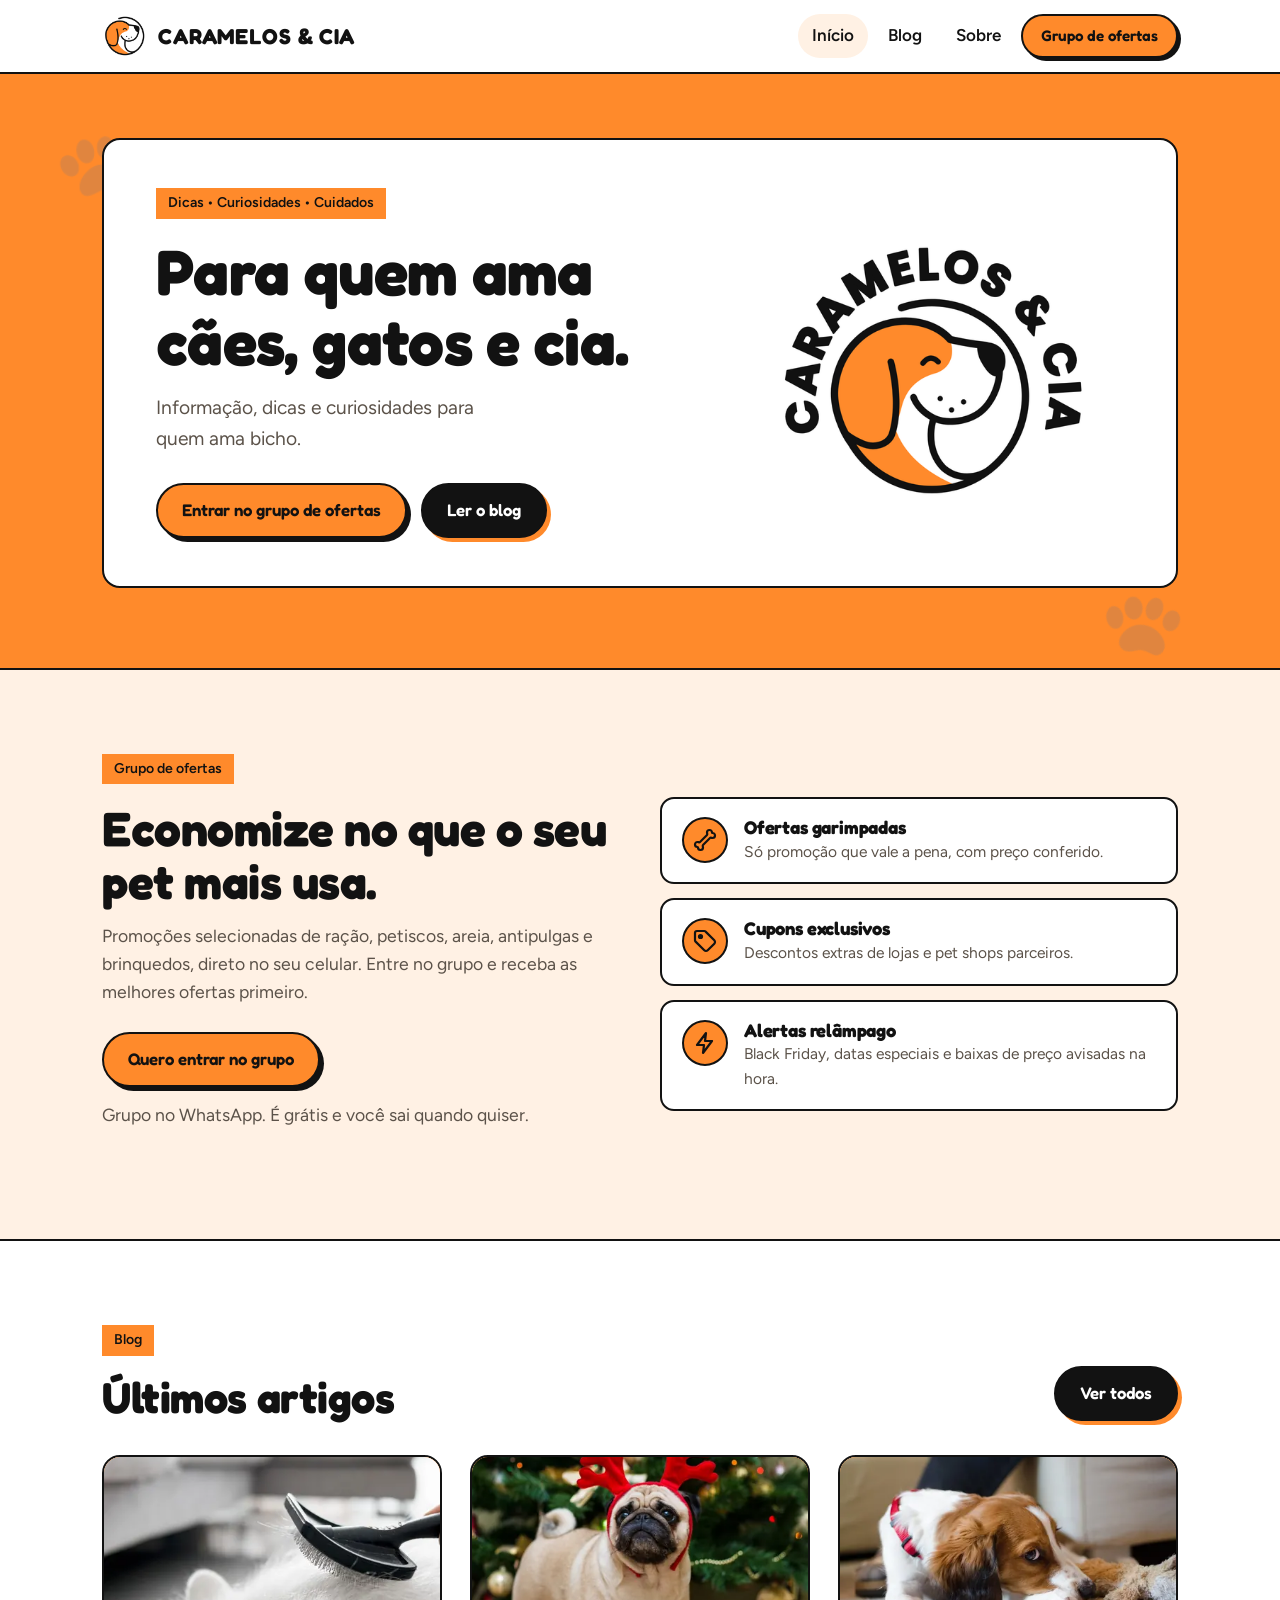
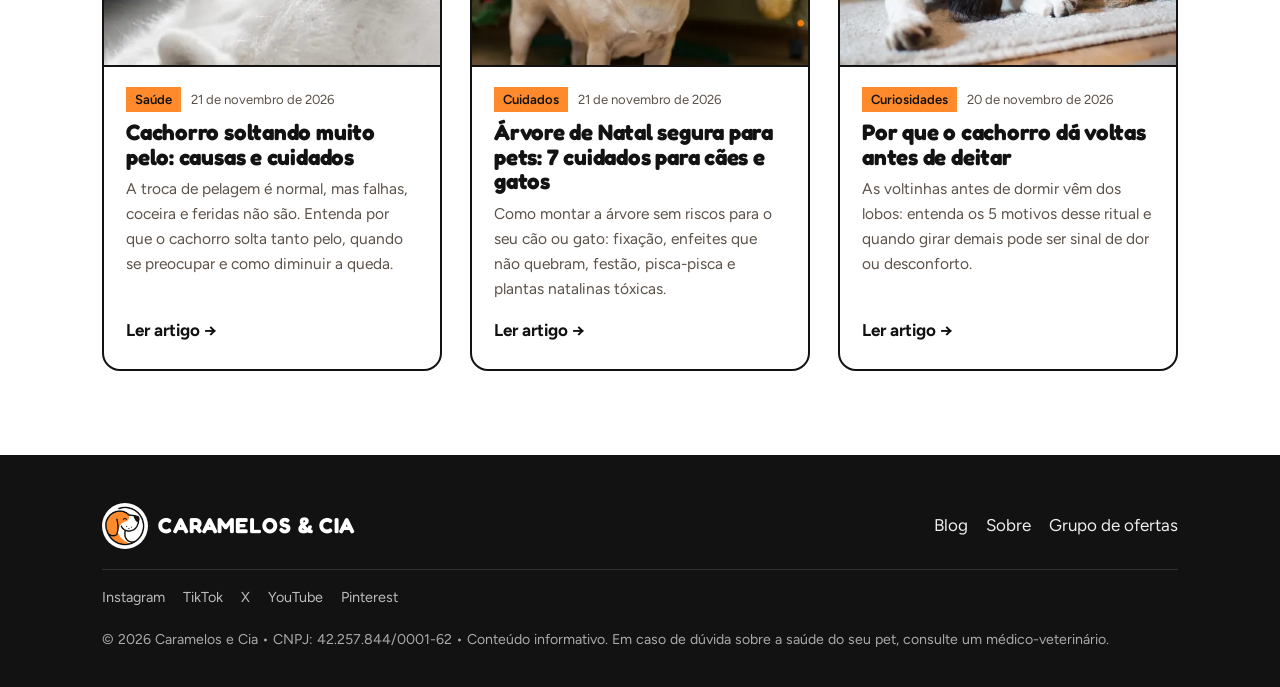
<file: index.html>
<!DOCTYPE html>
<html lang="pt-BR">
<head>
<meta charset="utf-8">
<meta name="viewport" content="width=device-width, initial-scale=1">
<meta name="p:domain_verify" content="e2b6eca343b0e595d32aaa3747913422"/>
<title>Caramelos e Cia | Dicas, cuidados e ofertas para pets</title>
<meta name="description" content="Informação, dicas e curiosidades para quem ama bicho.">
<link rel="canonical" href="https://caramelosecia.com/">
<meta property="og:site_name" content="Caramelos e Cia">
<meta property="og:type" content="website">
<meta property="og:title" content="Caramelos e Cia | Dicas, cuidados e ofertas para pets">
<meta property="og:description" content="Informação, dicas e curiosidades para quem ama bicho.">
<meta property="og:url" content="https://caramelosecia.com/">
<meta property="og:image" content="https://caramelosecia.com/img/logo.png">
<meta property="og:locale" content="pt_BR">
<meta name="twitter:card" content="summary_large_image">
<link rel="icon" href="/img/icone.png">
<link rel="preconnect" href="https://fonts.googleapis.com">
<link rel="preconnect" href="https://fonts.gstatic.com" crossorigin>
<link rel="preload" as="style" href="https://fonts.googleapis.com/css2?family=Fredoka:wght@500;600;700&family=Figtree:wght@400;500;600;700&display=swap" onload="this.onload=null;this.rel='stylesheet'">
<noscript><link rel="stylesheet" href="https://fonts.googleapis.com/css2?family=Fredoka:wght@500;600;700&family=Figtree:wght@400;500;600;700&display=swap"></noscript>
<style>:root{--laranja:#FF8A2B;--laranja-esc:#E8701A;--laranja-claro:#FFF1E4;--preto:#121212;--cinza:#5b5249;--branco:#fff;--borda:2.5px solid var(--preto);--raio:18px}*{box-sizing:border-box;margin:0;padding:0}html{scroll-behavior:smooth}body{font-family:"Figtree",system-ui,sans-serif;color:var(--preto);background:var(--branco);line-height:1.6;font-size:17px}img{max-width:100%;display:block;height:auto}a{color:inherit}h1,h2,h3,.fred{font-family:"Fredoka",sans-serif;font-weight:700;line-height:1.1;letter-spacing:-.01em}.wrap{max-width:1120px;margin:0 auto;padding:0 22px}/* header */header{position:sticky;top:0;z-index:20;background:rgba(255,255,255,.94);backdrop-filter:blur(8px);border-bottom:var(--borda)}.nav{display:flex;align-items:center;justify-content:space-between;height:72px;gap:16px}.marca{display:flex;align-items:center;gap:10px;text-decoration:none}.marca img{width:46px;height:46px}.marca span{font-family:"Fredoka";font-weight:700;font-size:1.35rem;text-transform:uppercase;letter-spacing:.04em}.menu{display:flex;align-items:center;gap:6px}.menu a{text-decoration:none;font-weight:600;padding:8px 14px;border-radius:999px}.menu a.ativo{background:var(--laranja-claro)}.menu a:hover{background:var(--laranja-claro)}.btn{display:inline-flex;align-items:center;gap:10px;font-family:"Fredoka";font-weight:600;font-size:1.05rem;text-decoration:none;background:var(--laranja);color:var(--preto);border:var(--borda);border-radius:999px;padding:12px 24px;box-shadow:4px 4px 0 var(--preto);transition:transform .12s,box-shadow .12s;cursor:pointer}.btn:hover{transform:translate(-2px,-2px);box-shadow:6px 6px 0 var(--preto)}.btn:active{transform:translate(2px,2px);box-shadow:2px 2px 0 var(--preto)}.btn.preto{background:var(--preto);color:var(--branco);box-shadow:4px 4px 0 var(--laranja)}.btn.desab{background:#eee;color:#777;box-shadow:none;cursor:default;transform:none}.menu .btn{padding:8px 18px;font-size:.95rem;box-shadow:3px 3px 0 var(--preto);white-space:nowrap}.menu .txt-curto{display:none}/* hero */.hero{background:var(--laranja);padding:64px 0 80px;position:relative;overflow:hidden}.hero .pata{position:absolute;opacity:.13;font-size:120px}.hero-card{background:var(--branco);border:var(--borda);border-radius:var(--raio);display:grid;grid-template-columns:1.25fr .9fr;gap:24px;align-items:center;padding:48px 52px;position:relative}.hero h1{font-size:clamp(2.4rem,5.2vw,4rem);margin-bottom:16px}.hero p.lead{font-size:1.2rem;color:var(--cinza);max-width:30ch;margin-bottom:28px}.tag{display:inline-block;background:var(--laranja);font-weight:600;font-size:.88rem;padding:4px 12px;margin-bottom:18px}.hero-logo{width:100%;max-width:340px;justify-self:center;animation:balanca 5s ease-in-out infinite}@keyframes balanca{50%{transform:rotate(-4deg) translateY(-6px)}}.acoes{display:flex;gap:14px;flex-wrap:wrap}/* ofertas */section.bloco{padding:84px 0}.titulo-sec{display:flex;align-items:end;justify-content:space-between;gap:20px;margin-bottom:34px;flex-wrap:wrap}.titulo-sec h2{font-size:clamp(1.9rem,3.6vw,2.7rem)}.titulo-sec p{color:var(--cinza);max-width:46ch}.ofertas{background:var(--laranja-claro);border-top:var(--borda);border-bottom:var(--borda)}.ofertas-grid{display:grid;grid-template-columns:1fr 1fr;gap:40px;align-items:center}.beneficios{display:grid;gap:14px}.ben{display:flex;gap:16px;align-items:flex-start;background:var(--branco);border:var(--borda);border-radius:14px;padding:18px 20px}.ben .ico{flex:none;width:46px;height:46px;border-radius:50%;background:var(--laranja);border:var(--borda);display:grid;place-items:center;font-size:1.3rem}.ben h3{font-size:1.15rem;margin-bottom:2px}.ben p{color:var(--cinza);font-size:.97rem}.ofertas-cta h2{font-size:clamp(2rem,4vw,3rem);margin-bottom:14px}.ofertas-cta p{color:var(--cinza);margin-bottom:26px;font-size:1.1rem}.nota{font-size:.88rem;color:var(--cinza);margin-top:14px}/* cards blog */.grid-posts{display:grid;grid-template-columns:repeat(auto-fill,minmax(300px,1fr));gap:28px}.card{background:var(--branco);border:var(--borda);border-radius:var(--raio);overflow:hidden;text-decoration:none;display:flex;flex-direction:column;transition:transform .15s,box-shadow .15s}.card:hover{transform:translate(-3px,-3px);box-shadow:6px 6px 0 var(--laranja)}.card .capa{aspect-ratio:16/10;background:var(--laranja);border-bottom:var(--borda);overflow:hidden;display:grid;place-items:center}.card .capa img{width:100%;height:100%;object-fit:cover;object-position:center 45%}.card .capa .sem{width:42%;opacity:.95}.card .corpo{padding:20px 22px 24px;display:flex;flex-direction:column;gap:8px;flex:1}.card .meta{font-size:.82rem;color:var(--cinza);display:flex;gap:10px;align-items:center}.card .cat{background:var(--laranja);color:var(--preto);font-weight:600;padding:2px 9px}.card h3{font-size:1.4rem}.card p{color:var(--cinza);font-size:.97rem}.card .leia{margin-top:auto;font-weight:700;padding-top:8px}.vazio{border:2.5px dashed var(--preto);border-radius:var(--raio);padding:40px;text-align:center;color:var(--cinza)}/* filtros */.filtros{display:flex;gap:8px;flex-wrap:wrap;margin-bottom:28px}.filtros button{font:600 .92rem "Figtree";border:var(--borda);background:var(--branco);border-radius:999px;padding:6px 16px;cursor:pointer}.filtros button.on{background:var(--laranja)}.busca{font:500 1rem "Figtree";border:var(--borda);border-radius:999px;padding:10px 18px;width:min(340px,100%)}/* artigo */.artigo{max-width:760px;margin:0 auto;padding:56px 22px 90px}.voltar{display:inline-block;font-weight:600;text-decoration:none;margin-bottom:26px}.voltar:hover{text-decoration:underline}.artigo h1{font-size:clamp(2.2rem,5vw,3.4rem);margin:14px 0 14px}.artigo .sub{font-size:1.22rem;color:var(--cinza);margin-bottom:28px}.artigo .capa-art{border:var(--borda);border-radius:var(--raio);overflow:hidden;margin-bottom:36px;max-height:520px}.artigo .capa-art img{width:100%;height:100%;object-fit:cover;object-position:center 45%}.texto p{margin-bottom:1.15em}.texto h2{font-size:1.75rem;margin:1.6em 0 .6em}.texto h3{font-size:1.3rem;margin:1.4em 0 .5em}.texto ul,.texto ol{margin:0 0 1.2em 1.3em}.texto li{margin-bottom:.5em}.texto li::marker{color:var(--laranja-esc)}.texto blockquote{border-left:6px solid var(--laranja);background:var(--laranja-claro);padding:14px 20px;margin:0 0 1.2em;border-radius:0 12px 12px 0}.texto a{color:var(--laranja-esc);font-weight:600}.cta-art{margin-top:48px;background:var(--laranja);border:var(--borda);border-radius:var(--raio);padding:30px 32px;display:flex;justify-content:space-between;align-items:center;gap:20px;flex-wrap:wrap}.cta-art h3{font-size:1.5rem}.produto{display:flex;gap:18px;align-items:center;border:var(--borda);border-radius:16px;padding:16px;margin:0 0 1.2em;background:#fff;box-shadow:4px 4px 0 var(--laranja)}.produto .pimg{flex:none;width:110px;height:110px;border-radius:12px;border:2px solid #eee;background:var(--laranja-claro);display:grid;place-items:center;overflow:hidden}.produto .pimg img{width:100%;height:100%;object-fit:contain;background:#fff}.produto .pimg svg{width:44px;height:44px}.produto .pinfo{flex:1;min-width:0}.produto .pinfo strong{display:block;font-family:"Fredoka";font-size:1.15rem;line-height:1.2;margin-bottom:4px}.produto .pinfo span{display:block;color:var(--cinza);font-size:.95rem;line-height:1.45}.produto .preco{font-weight:700;color:var(--preto)!important;margin-top:4px}.produto .btn{padding:10px 18px;font-size:.95rem;white-space:nowrap;text-decoration:none;color:var(--preto)}.aviso-afiliado{font-size:.88rem;color:var(--cinza);background:#f6f6f6;border-radius:12px;padding:12px 16px;margin-bottom:28px}@media (max-width:600px){.produto{flex-wrap:wrap}.produto .pimg{width:84px;height:84px}.produto .btn{width:100%;justify-content:center}}footer{background:var(--preto);color:#eee;padding:48px 0 36px}.rodape{display:flex;justify-content:space-between;align-items:center;gap:20px;flex-wrap:wrap}.rodape .marca span{color:#fff}.rodape .marca img{background:#fff;border-radius:50%}.rodape small{color:#aaa}.redes{width:100%;display:flex;flex-wrap:wrap;gap:6px 18px;font-size:.9rem;padding-top:16px;border-top:1px solid #333}.redes a{color:#bbb;text-decoration:none}.redes a:hover{color:var(--laranja)}@media (max-width:820px){body{font-size:16px}.hero{padding:36px 0 52px}.hero-card{grid-template-columns:1fr;padding:30px 24px;text-align:left}.hero-logo{max-width:200px;grid-row:1}.ofertas-grid{grid-template-columns:1fr}.menu a:not(.btn){padding:8px 10px}.marca span{display:none}section.bloco{padding:56px 0}}@media (max-width:520px){.nav{gap:8px}.menu{gap:2px}.menu a:not(.btn){padding:6px 8px;font-size:.95rem}.menu .btn{padding:7px 14px;font-size:.9rem}.menu .txt-longo{display:none}.menu .txt-curto{display:inline}}@media (prefers-reduced-motion:reduce){*{animation:none!important;transition:none!important}}.meta-art{color:var(--cinza);font-size:.9rem;margin:-14px 0 26px}.fontes,.leia-tambem{margin-top:40px;border-top:2px solid #eee;padding-top:22px}.fontes h2,.leia-tambem h2{font-size:1.35rem;margin-bottom:12px}.fontes ul,.leia-tambem ul{margin-left:1.2em}.fontes li,.leia-tambem li{margin-bottom:.5em}.fontes a{color:var(--cinza);font-size:.95rem}.leia-tambem a{color:var(--laranja-esc);font-weight:600}.card .capa img.sem{width:38%;height:auto;object-fit:contain;background:none}.meta-art a{color:inherit;font-weight:600}.autor-box{display:flex;gap:20px;align-items:flex-start;margin-top:44px;border:var(--borda);border-radius:var(--raio);padding:22px 24px;background:var(--laranja-claro)}.autor-box img{flex:none;width:96px;height:96px;border-radius:50%;border:var(--borda);object-fit:cover;background:#fff}.autor-rotulo{font-size:.8rem;font-weight:700;text-transform:uppercase;letter-spacing:.06em;color:var(--laranja-esc)}.autor-box h2{font-size:1.35rem;margin:2px 0 6px}.autor-box h2 a{text-decoration:none}.autor-box p{color:var(--cinza);font-size:.97rem;line-height:1.5}.autor-links{margin-top:8px}.autor-links a{color:var(--laranja-esc);font-weight:600}.autor-topo{display:flex;gap:32px;align-items:center}.autor-topo img{width:160px;height:160px;border-radius:50%;border:var(--borda);box-shadow:6px 6px 0 var(--laranja);object-fit:cover;flex:none}.autor-topo h1{font-size:clamp(2rem,4vw,2.8rem);margin:6px 0 10px}.autor-topo .lead{color:var(--cinza);font-size:1.1rem;max-width:62ch}@media (max-width:600px){.autor-box{flex-direction:column}.autor-topo{flex-direction:column;align-items:flex-start;gap:18px}}.autor-box img,.autor-topo img{filter:grayscale(100%)}.credito-capa{font-size:.8rem;color:var(--cinza);margin:-28px 0 30px;text-align:right}.credito-capa a{color:inherit}.artigo .capa-art img{aspect-ratio:16/10;height:auto;object-fit:cover}.card .capa{position:relative}.card .capa img:not(.sem){position:absolute;inset:0;width:100%;height:100%;object-fit:cover}</style>

</head>
<body>
<header>
  <div class="wrap nav">
    <a class="marca" href="/" aria-label="Caramelos e Cia: página inicial"><img src="/img/icone.png" alt="" width="46" height="46"><span>Caramelos &amp; Cia</span></a>
    <nav class="menu">
      <a href="/" class=ativo>Início</a>
      <a href="/blog/">Blog</a>
      <a href="/sobre/">Sobre</a>
      <a class="btn" href="https://chat.whatsapp.com/HDrr5d6y5yf9t6T0od8NXV" target="_blank" rel="noopener" aria-label="Grupo de ofertas"><span class="txt-longo">Grupo de ofertas</span><span class="txt-curto">Ofertas</span></a>
    </nav>
  </div>
</header>
<main>
<section class="hero">
  <span class="pata" style="top:20px;left:4%">🐾</span>
  <span class="pata" style="bottom:-10px;right:6%;transform:rotate(25deg)">🐾</span>
  <div class="wrap">
    <div class="hero-card">
      <div>
        <span class="tag">Dicas • Curiosidades • Cuidados</span>
        <h1>Para quem ama cães, gatos e cia.</h1>
        <p class="lead">Informação, dicas e curiosidades para quem ama bicho.</p>
        <div class="acoes">
          <a class="btn" href="https://chat.whatsapp.com/HDrr5d6y5yf9t6T0od8NXV" target="_blank" rel="noopener">Entrar no grupo de ofertas</a>
          <a class="btn preto" href="/blog/">Ler o blog</a>
        </div>
      </div>
      <img class="hero-logo" src="/img/logo.png" alt="Logo Caramelos e Cia" width="480" height="480" fetchpriority="high" decoding="async">
    </div>
  </div>
</section>

<section class="bloco ofertas" id="ofertas">
  <div class="wrap ofertas-grid">
    <div class="ofertas-cta">
      <span class="tag">Grupo de ofertas</span>
      <h2>Economize no que o seu pet mais usa.</h2>
      <p>Promoções selecionadas de ração, petiscos, areia, antipulgas e brinquedos, direto no seu celular. Entre no grupo e receba as melhores ofertas primeiro.</p>
      <a class="btn" href="https://chat.whatsapp.com/HDrr5d6y5yf9t6T0od8NXV" target="_blank" rel="noopener">Quero entrar no grupo</a>
      <p class="nota">Grupo no WhatsApp. É grátis e você sai quando quiser.</p>
    </div>
    <div class="beneficios">
      <div class="ben"><div class="ico"><svg viewBox="0 0 24 24" width="24" height="24" fill="none" stroke="#121212" stroke-width="2.2" stroke-linecap="round" stroke-linejoin="round" aria-hidden="true"><path d="M17 10c.7-.7 1.69 0 2.5 0a2.5 2.5 0 1 0 0-5 .5.5 0 0 1-.5-.5 2.5 2.5 0 1 0-5 0c0 .81.7 1.8 0 2.5l-7 7c-.7.7-1.69 0-2.5 0a2.5 2.5 0 0 0 0 5c.28 0 .5.22.5.5a2.5 2.5 0 1 0 5 0c0-.81-.7-1.8 0-2.5Z"/></svg></div><div><h3>Ofertas garimpadas</h3><p>Só promoção que vale a pena, com preço conferido.</p></div></div>
      <div class="ben"><div class="ico"><svg viewBox="0 0 24 24" width="24" height="24" fill="none" stroke="#121212" stroke-width="2.2" stroke-linecap="round" stroke-linejoin="round" aria-hidden="true"><path d="M12.6 2.6A2 2 0 0 0 11.2 2H4a2 2 0 0 0-2 2v7.2a2 2 0 0 0 .6 1.4l8.7 8.7a2.4 2.4 0 0 0 3.4 0l6.6-6.6a2.4 2.4 0 0 0 0-3.4z"/><circle cx="7.5" cy="7.5" r="1.5" fill="#121212"/></svg></div><div><h3>Cupons exclusivos</h3><p>Descontos extras de lojas e pet shops parceiros.</p></div></div>
      <div class="ben"><div class="ico"><svg viewBox="0 0 24 24" width="24" height="24" fill="none" stroke="#121212" stroke-width="2.2" stroke-linecap="round" stroke-linejoin="round" aria-hidden="true"><path d="M13 2 4 14h7l-1 8 9-12h-7z"/></svg></div><div><h3>Alertas relâmpago</h3><p>Black Friday, datas especiais e baixas de preço avisadas na hora.</p></div></div>
    </div>
  </div>
</section>

<section class="bloco">
  <div class="wrap">
    <div class="titulo-sec">
      <div><span class="tag">Blog</span><h2>Últimos artigos</h2></div>
      <a class="btn preto" href="/blog/">Ver todos</a>
    </div>
    <div class="grid-posts">
<a class="card" href="/blog/cachorro-soltando-muito-pelo/" data-cat="Saúde" data-busca="cachorro soltando muito pelo: causas e cuidados a troca de pelagem é normal, mas falhas, coceira e feridas não são. entenda por que o cachorro solta tanto pelo, quando se preocupar e como diminuir a queda. pelo no sofá, na roupa, no chão, na cama... quem tem cachorro sabe que conviver com pelos faz parte. mas tem época em que parece que ele vai ficar careca. na maioria das vezes, a queda é normal. em outras, é um sinal de que algo não vai bem.

veja como diferenciar e o que fazer.

## por que o cachorro solta pelo?

soltar pelo é um processo natural: os fios velhos caem para dar lugar aos novos. a quantidade depende principalmente da raça, do tipo de pelagem e da época do ano.

### a troca de pelagem

a troca é provocada principalmente pela mudança na quantidade de luz do dia e na temperatura. com a chegada da primavera e do verão, muitos cães perdem a pelagem mais grossa do inverno, e a queda pode durar algumas semanas antes de diminuir. é justamente o que acontece em boa parte do brasil nesta época do ano. cães que vivem dentro de casa, com luz artificial e temperatura mais estável, podem soltar pelo o ano todo, de forma mais constante.

### a raça faz diferença

cães de **pelagem dupla**, com um subpelo macio embaixo dos pelos mais longos, são os campeões de queda: husky, pastor-alemão, golden, labrador, spitz alemão (lulu) e chow-chow, por exemplo. já raças como poodle, shih tzu, yorkshire e bichon frisé soltam bem menos pelo, porque o fio cresce por mais tempo.

## quando a queda de pelo é sinal de problema

a queda pode ser excessiva se aparecem falhas no pelo, pele inflamada ou um aumento repentino na quantidade de pelo caindo. fique de olho em:

- **falhas ou áreas sem pelo**, principalmente se forem redondas ou simétricas
- **coceira forte**, lambedura ou mordidas na própria pele
- **pele vermelha, com feridas, caspa, crostas ou cheiro forte**
- **pelo opaco, seco ou quebradiço**
- **outros sinais**, como ganho de peso, cansaço ou mudança no apetite

as causas mais comuns são pulgas e outros parasitas, alergias (inclusive alimentares), infecções de pele, problemas hormonais como o hipotireoidismo, estresse e alimentação inadequada.

&gt; notou algum desses sinais? procure o médico-veterinário. só ele consegue descobrir a causa e indicar o tratamento certo, e quanto antes, mais fácil.

## como diminuir a queda de pelo

### 1. escove com frequência

é a dica que mais funciona: o pelo que sai na escova não fica espalhado pela casa. na época de troca, o ideal é escovar todos os dias, ou pelo menos algumas vezes por semana. use a escova certa para o tipo de pelo:

- **rasqueadeira ou removedor de subpelo:** para cães de pelagem dupla, remove o subpelo solto que a escova comum não alcança. use com delicadeza, sem forçar na pele.
- **escova rasqueadeira (de cerdas finas de metal):** para desembaraçar e tirar o pelo solto da maioria das pelagens.
- **luva ou escova de borracha:** boa para cães de pelo curto.

@produto kit escova pet + rasqueadeira removedora de subpelo | a escova tira o pelo solto do dia a dia e a rasqueadeira alcança o subpelo nas épocas de troca. indicado para cães e gatos. | https://s.shopee.com.br/5q9vbmbev5 | img/prod-kit-escova-rasqueadeira.jpg
@produto escova secadora pet | seca e escova ao mesmo tempo depois do banho, ajudando a tirar o pelo que já estava solto. | https://s.shopee.com.br/1w0pcwic5a | img/prod-escovasecadorapet.jpg

### 2. banho na medida certa

banhos com xampu próprio para cães ajudam a soltar os pelos mortos, principalmente se forem seguidos de uma boa escovação. mas nada de exagero: banho demais resseca a pele. e **nunca use xampu humano**, que é agressivo para a pele do cachorro e pode até aumentar a queda.

### 3. alimentação de qualidade

uma ração completa e balanceada, com boas fontes de proteína e gorduras como os ômegas 3 e 6, deixa a pele e o pelo mais saudáveis. suplementos só com orientação do veterinário.

### 4. antipulgas em dia

pulgas causam coceira, feridas e queda de pelo. mantenha a proteção em dia, principalmente no calor, quando elas se multiplicam mais.

### 5. nada de raspar o pelo de quem tem pelagem dupla

raspar não diminui a queda e ainda tira a proteção natural contra o sol e o calor. em algumas raças, o pelo pode até crescer falhado depois. falamos mais sobre isso em [como proteger o seu pet das altas temperaturas](/blog/calor-e-verao-como-proteger-o-pet/).

## e os pelos pela casa?

mesmo com tudo em dia, algum pelo sempre vai aparecer. aspire a casa com frequência, lave as caminhas e cobertores do pet toda semana e tenha à mão um removedor de pelos para o sofá e as roupas. se o seu cachorro dorme na sua cama, confira também as dicas do artigo [cachorro que dorme em cima do dono](/blog/cachorro-dorme-em-cima-do-dono/).

@produto escova removedora de pelos para roupas e sofá | tira os pelos de tecidos com poucas passadas e é fácil de limpar. útil para manter o sofá e as roupas em ordem. | https://s.shopee.com.br/4ll7onpqqr | img/prod-escova-removedora-pelos.jpg

soltar pelo é parte de ter um cachorro. com escovação, cuidado e atenção aos sinais, a pelagem dele fica bonita e a sua casa bem mais limpinha! 🐶✨">
  <div class="capa"><img src="/img/capa-cachorro-soltando-pelo.jpg" alt="Cachorro branco de pelo longo sendo escovado na sala" width="933" height="1400" srcset="/img/r/capa-cachorro-soltando-pelo-480.webp 480w, /img/r/capa-cachorro-soltando-pelo-800.webp 800w, /img/capa-cachorro-soltando-pelo.jpg 933w" sizes="(max-width: 700px) calc(100vw - 44px), 360px" loading="lazy" decoding="async" style="object-position:center 62%"></div>
  <div class="corpo">
    <div class="meta"><span class="cat">Saúde</span><span>21 de novembro de 2026</span></div>
    <h3>Cachorro soltando muito pelo: causas e cuidados</h3>
    <p>A troca de pelagem é normal, mas falhas, coceira e feridas não são. Entenda por que o cachorro solta tanto pelo, quando se preocupar e como diminuir a queda.</p>
    <span class="leia">Ler artigo →</span>
  </div></a>
<a class="card" href="/blog/arvore-de-natal-segura-para-pets/" data-cat="Cuidados" data-busca="árvore de natal segura para pets: 7 cuidados para cães e gatos como montar a árvore sem riscos para o seu cão ou gato: fixação, enfeites que não quebram, festão, pisca-pisca e plantas natalinas tóxicas. chegou a época de montar a árvore de natal! para quem tem cães e gatos, esse momento pede um pouquinho mais de atenção: luzes, enfeites brilhantes e plantas novas na casa são uma tentação para os pets, e alguns itens podem ser perigosos.

a boa notícia é que dá para ter uma casa linda e segura ao mesmo tempo. veja como.

## 1. fixe bem a árvore

gatos adoram escalar, e cães animados podem esbarrar na árvore durante a brincadeira. escolha uma base firme e pesada e, se o seu pet for muito curioso, prenda a árvore na parede ou no teto com um fio de náilon. montar a árvore em um canto da sala também ajuda, porque diminui os lados por onde ela pode ser derrubada.

**dica para gateiros:** algumas pessoas montam a árvore e esperam um ou dois dias antes de colocar os enfeites, para o gato perder o interesse na novidade.

## 2. diga adeus ao festão

o festão (aquelas tiras brilhantes) e os fios de enfeite são irresistíveis para os gatos, que adoram brincar e carregar na boca. o problema é que, se engolido, ele pode entupir o intestino e causar vômitos fortes e desidratação, e às vezes só sai com cirurgia. o melhor é não usar. o mesmo vale para fitas de presente, barbantes e &quot;cabelo de anjo&quot;.

## 3. escolha enfeites que não quebram

bolas de vidro se quebram fácil e os cacos podem cortar patas e bocas. prefira enfeites de plástico, feltro, tecido ou madeira, e pendure os mais delicados na parte de cima da árvore, longe do alcance do focinho e da pata. enfeites pequenos que caibam na boca do pet também devem ficar no alto, porque podem ser engolidos.

@produto enfeites de natal de pelúcia para árvore | bonecos de tecido no lugar das bolas de vidro: não quebram nem fazem cacos. pendure na parte de cima da árvore, porque alguns cães adoram morder pelúcia. | https://s.shopee.com.br/7afimh3ji5 | img/prod-enfeites-natal-pelucia.jpg

## 4. cuidado com o pisca-pisca e os fios

cachorros (principalmente filhotes) e gatos podem morder os fios das luzes e levar um choque ou se queimar. esconda os fios atrás de móveis ou dentro de canaletas, desligue o pisca-pisca quando sair de casa e à noite, e confira se não há fios desencapados. se o seu pet tem mania de morder fios, deixe as luzes só na metade de cima da árvore.

## 5. plantas natalinas: atenção redobrada

algumas plantas típicas desta época podem fazer mal aos pets:

- **bico-de-papagaio (poinsétia):** pode causar irritação leve a moderada na boca e no estômago.
- **azevinho e visco:** podem causar problemas digestivos e até no coração se forem ingeridos.
- **lírios:** muitos tipos de lírio, comuns em arranjos de fim de ano, são **muito tóxicos para gatos** e podem causar insuficiência renal, até em pequenas quantidades.

o mais seguro é escolher plantas e arranjos artificiais, de seda ou de plástico. se preferir as naturais, deixe-as em lugares onde o pet não alcança.

&gt; se o seu pet mastigou uma planta tóxica, engoliu um enfeite ou um pedaço de festão, ou está vomitando, babando muito ou abatido, procure o médico-veterinário imediatamente.

## 6. árvore natural? cubra a água

se a sua árvore for natural, cubra o recipiente de água: além de poder ter adubo ou conservantes, a água parada acumula bactérias e pode causar enjoo e diarreia. recolha também as folhinhas que caem, porque podem machucar a boca e o estômago.

## 7. presentes, comidas e velas

- não deixe presentes com comida (principalmente chocolate) embaixo da árvore: o faro do cachorro encontra.
- embrulhos, laços e isopor também podem ser engolidos.
- velas acesas devem ficar no alto e nunca sozinhas no ambiente: um rabo animado pode derrubar tudo.

## ideias de decoração pet friendly

dá para deixar a casa no clima de natal sem colocar o pet em risco:

- enfeites de tecido, feltro e madeira
- guirlandas na porta ou na parede, fora do alcance
- árvore de parede, feita com luzes ou fitas presas no alto
- almofadas, mantas e capas temáticas, que deixam a casa no clima sem nenhum perigo

@produto kit 4 capas de almofada de natal (45 x 45 cm) | um jeito simples e seguro de decorar a sala para o natal, sem nada que quebre ou possa ser engolido. | https://s.shopee.com.br/60tlo2sc5r | img/prod-capas-almofada-natal.jpg

com esses cuidados, o seu pet pode curtir as festas com a família, e você fica tranquila. se o seu cachorro tem medo de barulho, já comece a se preparar para os fogos de fim de ano. e não esqueça: muitas comidas da ceia também fazem mal aos pets. boas festas! 🎄🐾">
  <div class="capa"><img src="/img/capa-arvore-natal-pet.jpg" alt="Pug com tiara de chifres de rena vermelha em frente a uma árvore de Natal" width="933" height="1400" srcset="/img/r/capa-arvore-natal-pet-480.webp 480w, /img/r/capa-arvore-natal-pet-800.webp 800w, /img/capa-arvore-natal-pet.jpg 933w" sizes="(max-width: 700px) calc(100vw - 44px), 360px" loading="lazy" decoding="async" style="object-position:center 62%"></div>
  <div class="corpo">
    <div class="meta"><span class="cat">Cuidados</span><span>21 de novembro de 2026</span></div>
    <h3>Árvore de Natal segura para pets: 7 cuidados para cães e gatos</h3>
    <p>Como montar a árvore sem riscos para o seu cão ou gato: fixação, enfeites que não quebram, festão, pisca-pisca e plantas natalinas tóxicas.</p>
    <span class="leia">Ler artigo →</span>
  </div></a>
<a class="card" href="/blog/por-que-o-cachorro-da-voltas-antes-de-deitar/" data-cat="Curiosidades" data-busca="por que o cachorro dá voltas antes de deitar as voltinhas antes de dormir vêm dos lobos: entenda os 5 motivos desse ritual e quando girar demais pode ser sinal de dor ou desconforto. toda noite é a mesma cena: o seu cachorro chega na caminha, gira uma, duas, três vezes e só então se deita. às vezes ainda cava um pouco antes de se acomodar. parece mania, mas esse ritual tem explicação, e ela começa lá nos ancestrais selvagens dos cães.

## uma herança dos lobos

os especialistas em comportamento canino acreditam que dar voltas antes de deitar é um comportamento herdado. os ancestrais dos cães, como os lobos, já faziam isso, e os cães domésticos mantiveram o hábito, mesmo dormindo em casa, longe de qualquer perigo.

na natureza, esse ritual tinha várias funções práticas.

## 1. preparar a &quot;cama&quot;

antes de existir caminha, o lugar de dormir era o mato, a terra ou a neve. girar em círculos amassava o capim alto, afastava galhos e pedras e deixava o chão mais confortável. quando o seu cachorro gira e cava no cobertor, ele está &quot;arrumando a cama&quot; do mesmo jeito.

curiosidade: um estudo observou que os cães giravam muito mais antes de deitar em um tapete felpudo e irregular do que em uma superfície lisa. ou seja, quanto menos confortável o lugar parece, mais voltas ele dá.

## 2. espantar bichos e checar o ambiente

as voltas também espantavam insetos, cobras e outros bichos escondidos no lugar escolhido. além disso, girar dá ao cachorro uma última olhada em tudo ao redor antes de &quot;baixar a guarda&quot; para dormir.

## 3. encontrar a melhor posição

ao girar, o cão encontra a posição ideal: de costas para o vento, de frente para o lugar de onde poderia vir um perigo e enrolado de um jeito que protege a barriga e os órgãos.

## 4. controlar a temperatura

enrolar-se em bolinha guarda o calor do corpo no frio. no calor, ao contrário, o cachorro gira para encontrar o ponto mais fresco, e por isso muitos preferem o chão frio no verão. se quiser saber mais sobre isso, veja [como proteger o seu pet nos dias quentes](/blog/calor-e-verao-como-proteger-o-pet/).

## 5. deixar o cheiro dele

os cães têm glândulas de cheiro nas patas. ao pisar e cavar no lugar, eles deixam a marca deles e mostram que aquele cantinho tem dono. é também por isso que muitos escolhem dormir em cima das suas coisas ou da sua cama, como explicamos em [cachorro que dorme em cima do dono](/blog/cachorro-dorme-em-cima-do-dono/).

## quantas voltas são normais?

não existe um número certo: alguns cães dão uma volta, outros quatro ou cinco, e alguns nem giram. o que importa é perceber se o comportamento mudou.

&gt; fique atento se o seu cachorro **gira muitas vezes sem conseguir se deitar**, parece agitado, geme ao deitar ou começou a fazer isso de repente. pode ser sinal de dor nas articulações ou na coluna, ansiedade ou, em cães idosos, confusão mental. nesses casos, procure o médico-veterinário.

## uma cama confortável ajuda

para cães mais velhos ou com dor nas articulações, uma cama macia e firme faz diferença: ele se acomoda mais rápido e descansa melhor. escolha o tamanho certo para que ele consiga se esticar e também se enrolar, e coloque a caminha em um lugar tranquilo, longe de corrente de vento.

@produto caminha colchonete para cães e gatos | colchonete macio e fácil de colocar em qualquer canto da casa. ótimo para quem gosta de se esticar para dormir. confira as medidas antes de comprar. | https://s.shopee.com.br/5q9tb0skww | img/prod-cama-colchonete.jpg
@produto caminha pet ursinho de pelúcia (40 x 56 cm) | formato de ninho com borda alta, perfeito para quem gosta de girar e se enrolar. indicada para gatos e cães de pequeno porte. | https://s.shopee.com.br/8axonmdv4t | img/prod-cama-ursinho.jpg

no fim das contas, as voltinhas antes de deitar são só o seu cachorro seguindo um instinto antigo para dormir seguro e confortável. boa noite, caramelo! 🐶🌙">
  <div class="capa"><img src="/img/capa-cachorro-voltas-antes-de-deitar.jpg" alt="Filhote de cachorro marrom e branco deitado em um tapete ao lado de um bicho de pelúcia" width="1600" height="1060" srcset="/img/r/capa-cachorro-voltas-antes-de-deitar-480.webp 480w, /img/r/capa-cachorro-voltas-antes-de-deitar-800.webp 800w, /img/r/capa-cachorro-voltas-antes-de-deitar-1200.webp 1200w, /img/capa-cachorro-voltas-antes-de-deitar.jpg 1600w" sizes="(max-width: 700px) calc(100vw - 44px), 360px" loading="lazy" decoding="async"></div>
  <div class="corpo">
    <div class="meta"><span class="cat">Curiosidades</span><span>20 de novembro de 2026</span></div>
    <h3>Por que o cachorro dá voltas antes de deitar</h3>
    <p>As voltinhas antes de dormir vêm dos lobos: entenda os 5 motivos desse ritual e quando girar demais pode ser sinal de dor ou desconforto.</p>
    <span class="leia">Ler artigo →</span>
  </div></a>
    </div>
  </div>
</section>
</main>
<footer>
  <div class="wrap rodape">
    <a class="marca" href="/" aria-label="Caramelos e Cia: página inicial"><img src="/img/icone.png" alt="" width="46" height="46"><span>Caramelos &amp; Cia</span></a>
    <div style="display:flex;gap:18px;align-items:center;flex-wrap:wrap">
      <a href="/blog/" style="text-decoration:none">Blog</a>
      <a href="/sobre/" style="text-decoration:none">Sobre</a>
      <a href="https://chat.whatsapp.com/HDrr5d6y5yf9t6T0od8NXV" target="_blank" rel="noopener" style="text-decoration:none">Grupo de ofertas</a>
    </div>
    <nav class="redes" aria-label="Redes sociais">
      <a href="https://www.instagram.com/caramelosecia" target="_blank" rel="noopener">Instagram</a>
      <a href="https://www.tiktok.com/@carameloscia" target="_blank" rel="noopener">TikTok</a>
      <a href="https://x.com/caramelosecia" target="_blank" rel="noopener">X</a>
      <a href="https://www.youtube.com/@carameloscia" target="_blank" rel="noopener">YouTube</a>
      <a href="https://br.pinterest.com/carameloscia" target="_blank" rel="noopener">Pinterest</a>
    </nav>
    <small>© 2026 Caramelos e Cia • CNPJ: 42.257.844/0001-62 • Conteúdo informativo. Em caso de dúvida sobre a saúde do seu pet, consulte um médico-veterinário.</small>
  </div>
</footer>
<script>
(function(){var h=decodeURIComponent((location.hash||"").slice(1));var s=["cachorro-soltando-muito-pelo", "arvore-de-natal-segura-para-pets", "por-que-o-cachorro-da-voltas-antes-de-deitar", "por-que-meu-cachorro-faz-xixi-na-minha-cama", "cachorro-dorme-em-cima-do-dono", "por-que-o-cachorro-segue-o-dono", "novembro-azul-pet-saude-dos-machos", "por-que-meu-cachorro-me-lambe", "por-que-meu-gato-mia-tanto", "calor-e-verao-como-proteger-o-pet", "black-friday-pet-guia-de-compras"];
if(h==="blog")location.replace("/blog/");else if(s.indexOf(h)>-1)location.replace("/blog/"+h+"/");})();
</script>
</body>
</html>
</file>
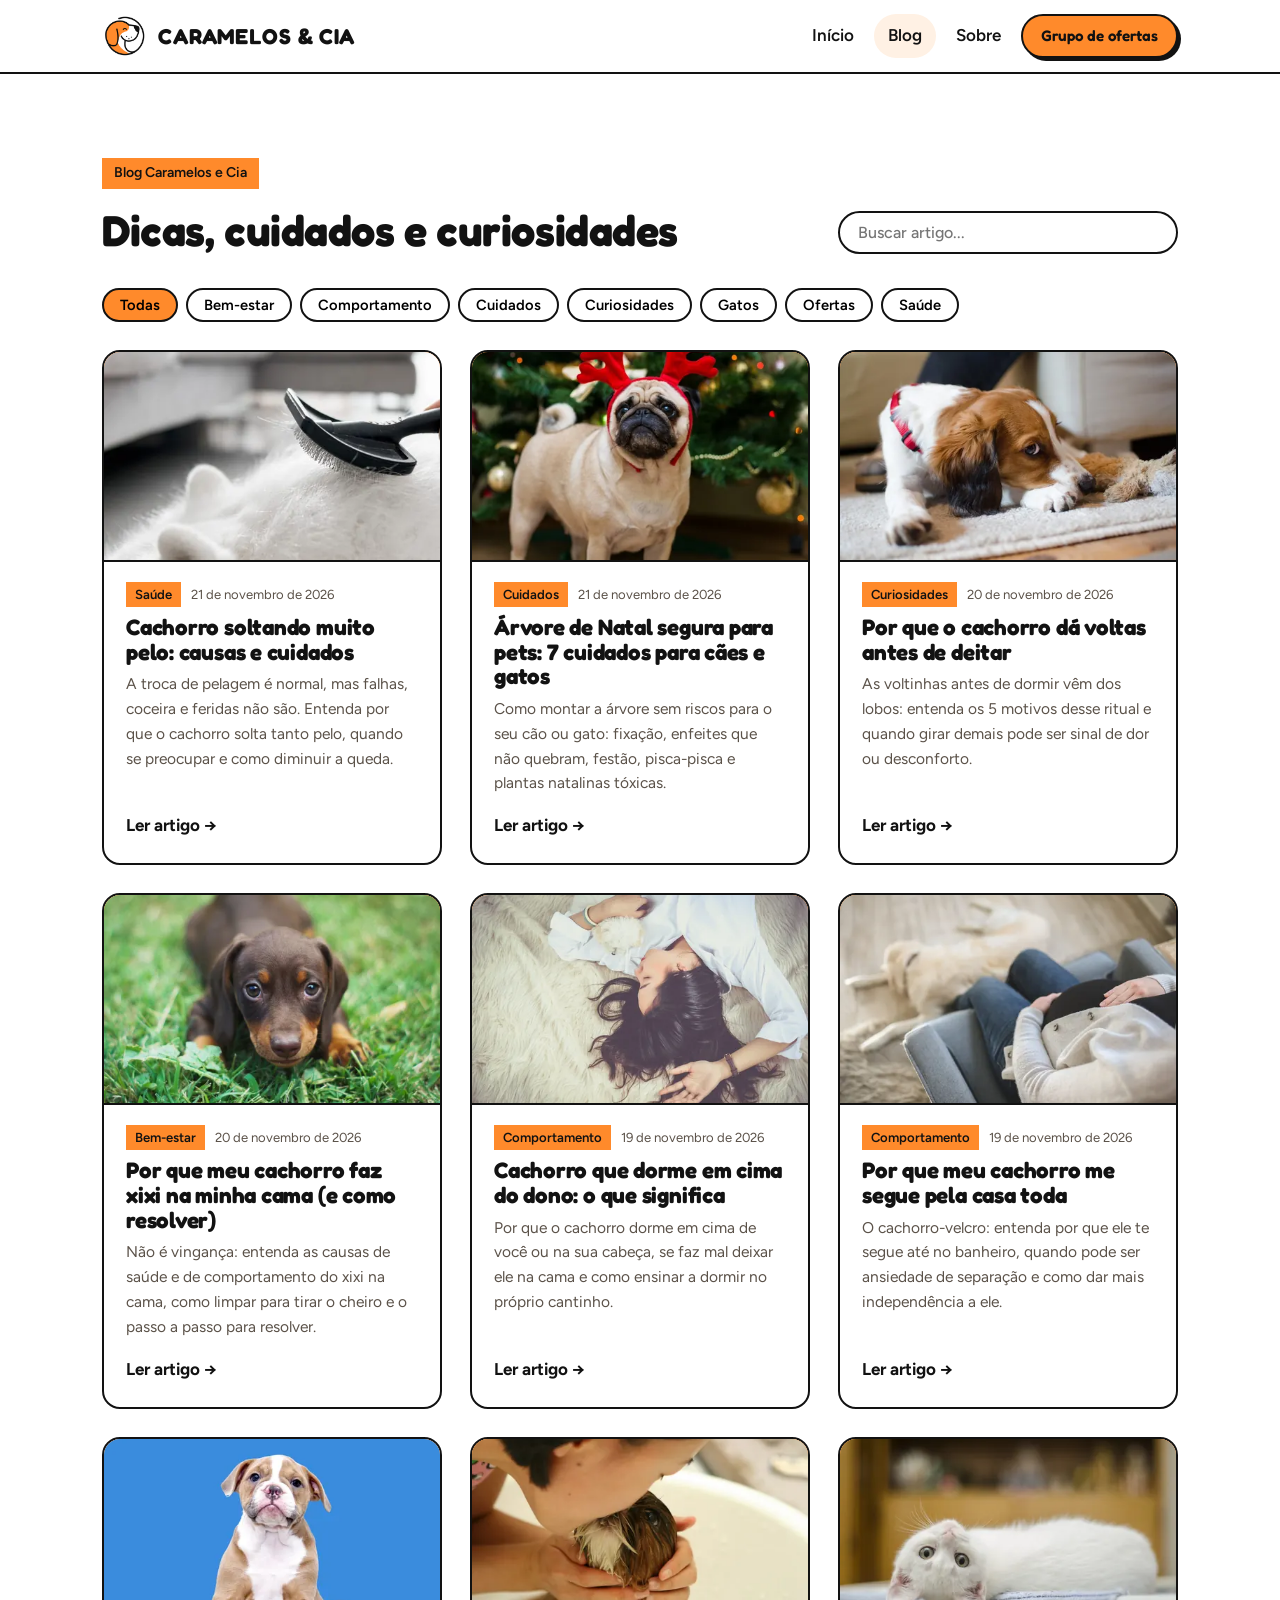
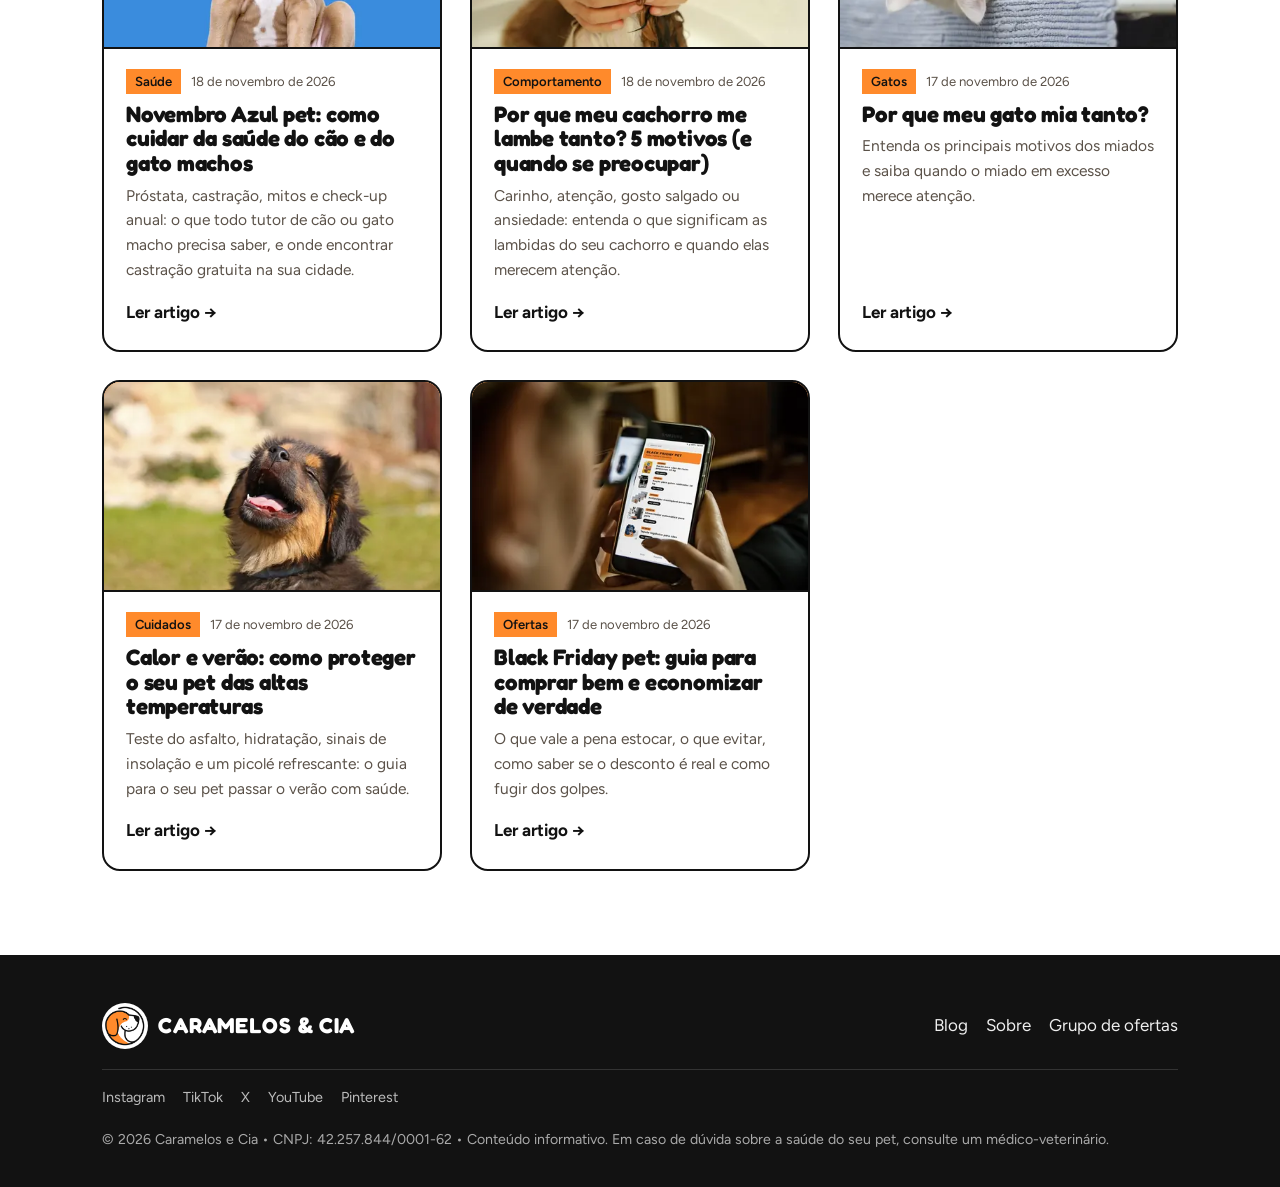
<file: blog/index.html>
<!DOCTYPE html>
<html lang="pt-BR">
<head>
<meta charset="utf-8">
<meta name="viewport" content="width=device-width, initial-scale=1">
<meta name="p:domain_verify" content="e2b6eca343b0e595d32aaa3747913422"/>
<title>Blog | Caramelos e Cia</title>
<meta name="description" content="Dicas, cuidados e curiosidades sobre cães, gatos e outros pets.">
<link rel="canonical" href="https://caramelosecia.com/blog/">
<meta property="og:site_name" content="Caramelos e Cia">
<meta property="og:type" content="website">
<meta property="og:title" content="Blog | Caramelos e Cia">
<meta property="og:description" content="Dicas, cuidados e curiosidades sobre cães, gatos e outros pets.">
<meta property="og:url" content="https://caramelosecia.com/blog/">
<meta property="og:image" content="https://caramelosecia.com/img/logo.png">
<meta property="og:locale" content="pt_BR">
<meta name="twitter:card" content="summary_large_image">
<link rel="icon" href="/img/icone.png">
<link rel="preconnect" href="https://fonts.googleapis.com">
<link rel="preconnect" href="https://fonts.gstatic.com" crossorigin>
<link rel="preload" as="style" href="https://fonts.googleapis.com/css2?family=Fredoka:wght@500;600;700&family=Figtree:wght@400;500;600;700&display=swap" onload="this.onload=null;this.rel='stylesheet'">
<noscript><link rel="stylesheet" href="https://fonts.googleapis.com/css2?family=Fredoka:wght@500;600;700&family=Figtree:wght@400;500;600;700&display=swap"></noscript>
<style>:root{--laranja:#FF8A2B;--laranja-esc:#E8701A;--laranja-claro:#FFF1E4;--preto:#121212;--cinza:#5b5249;--branco:#fff;--borda:2.5px solid var(--preto);--raio:18px}*{box-sizing:border-box;margin:0;padding:0}html{scroll-behavior:smooth}body{font-family:"Figtree",system-ui,sans-serif;color:var(--preto);background:var(--branco);line-height:1.6;font-size:17px}img{max-width:100%;display:block;height:auto}a{color:inherit}h1,h2,h3,.fred{font-family:"Fredoka",sans-serif;font-weight:700;line-height:1.1;letter-spacing:-.01em}.wrap{max-width:1120px;margin:0 auto;padding:0 22px}/* header */header{position:sticky;top:0;z-index:20;background:rgba(255,255,255,.94);backdrop-filter:blur(8px);border-bottom:var(--borda)}.nav{display:flex;align-items:center;justify-content:space-between;height:72px;gap:16px}.marca{display:flex;align-items:center;gap:10px;text-decoration:none}.marca img{width:46px;height:46px}.marca span{font-family:"Fredoka";font-weight:700;font-size:1.35rem;text-transform:uppercase;letter-spacing:.04em}.menu{display:flex;align-items:center;gap:6px}.menu a{text-decoration:none;font-weight:600;padding:8px 14px;border-radius:999px}.menu a.ativo{background:var(--laranja-claro)}.menu a:hover{background:var(--laranja-claro)}.btn{display:inline-flex;align-items:center;gap:10px;font-family:"Fredoka";font-weight:600;font-size:1.05rem;text-decoration:none;background:var(--laranja);color:var(--preto);border:var(--borda);border-radius:999px;padding:12px 24px;box-shadow:4px 4px 0 var(--preto);transition:transform .12s,box-shadow .12s;cursor:pointer}.btn:hover{transform:translate(-2px,-2px);box-shadow:6px 6px 0 var(--preto)}.btn:active{transform:translate(2px,2px);box-shadow:2px 2px 0 var(--preto)}.btn.preto{background:var(--preto);color:var(--branco);box-shadow:4px 4px 0 var(--laranja)}.btn.desab{background:#eee;color:#777;box-shadow:none;cursor:default;transform:none}.menu .btn{padding:8px 18px;font-size:.95rem;box-shadow:3px 3px 0 var(--preto);white-space:nowrap}.menu .txt-curto{display:none}/* hero */.hero{background:var(--laranja);padding:64px 0 80px;position:relative;overflow:hidden}.hero .pata{position:absolute;opacity:.13;font-size:120px}.hero-card{background:var(--branco);border:var(--borda);border-radius:var(--raio);display:grid;grid-template-columns:1.25fr .9fr;gap:24px;align-items:center;padding:48px 52px;position:relative}.hero h1{font-size:clamp(2.4rem,5.2vw,4rem);margin-bottom:16px}.hero p.lead{font-size:1.2rem;color:var(--cinza);max-width:30ch;margin-bottom:28px}.tag{display:inline-block;background:var(--laranja);font-weight:600;font-size:.88rem;padding:4px 12px;margin-bottom:18px}.hero-logo{width:100%;max-width:340px;justify-self:center;animation:balanca 5s ease-in-out infinite}@keyframes balanca{50%{transform:rotate(-4deg) translateY(-6px)}}.acoes{display:flex;gap:14px;flex-wrap:wrap}/* ofertas */section.bloco{padding:84px 0}.titulo-sec{display:flex;align-items:end;justify-content:space-between;gap:20px;margin-bottom:34px;flex-wrap:wrap}.titulo-sec h2{font-size:clamp(1.9rem,3.6vw,2.7rem)}.titulo-sec p{color:var(--cinza);max-width:46ch}.ofertas{background:var(--laranja-claro);border-top:var(--borda);border-bottom:var(--borda)}.ofertas-grid{display:grid;grid-template-columns:1fr 1fr;gap:40px;align-items:center}.beneficios{display:grid;gap:14px}.ben{display:flex;gap:16px;align-items:flex-start;background:var(--branco);border:var(--borda);border-radius:14px;padding:18px 20px}.ben .ico{flex:none;width:46px;height:46px;border-radius:50%;background:var(--laranja);border:var(--borda);display:grid;place-items:center;font-size:1.3rem}.ben h3{font-size:1.15rem;margin-bottom:2px}.ben p{color:var(--cinza);font-size:.97rem}.ofertas-cta h2{font-size:clamp(2rem,4vw,3rem);margin-bottom:14px}.ofertas-cta p{color:var(--cinza);margin-bottom:26px;font-size:1.1rem}.nota{font-size:.88rem;color:var(--cinza);margin-top:14px}/* cards blog */.grid-posts{display:grid;grid-template-columns:repeat(auto-fill,minmax(300px,1fr));gap:28px}.card{background:var(--branco);border:var(--borda);border-radius:var(--raio);overflow:hidden;text-decoration:none;display:flex;flex-direction:column;transition:transform .15s,box-shadow .15s}.card:hover{transform:translate(-3px,-3px);box-shadow:6px 6px 0 var(--laranja)}.card .capa{aspect-ratio:16/10;background:var(--laranja);border-bottom:var(--borda);overflow:hidden;display:grid;place-items:center}.card .capa img{width:100%;height:100%;object-fit:cover;object-position:center 45%}.card .capa .sem{width:42%;opacity:.95}.card .corpo{padding:20px 22px 24px;display:flex;flex-direction:column;gap:8px;flex:1}.card .meta{font-size:.82rem;color:var(--cinza);display:flex;gap:10px;align-items:center}.card .cat{background:var(--laranja);color:var(--preto);font-weight:600;padding:2px 9px}.card h3{font-size:1.4rem}.card p{color:var(--cinza);font-size:.97rem}.card .leia{margin-top:auto;font-weight:700;padding-top:8px}.vazio{border:2.5px dashed var(--preto);border-radius:var(--raio);padding:40px;text-align:center;color:var(--cinza)}/* filtros */.filtros{display:flex;gap:8px;flex-wrap:wrap;margin-bottom:28px}.filtros button{font:600 .92rem "Figtree";border:var(--borda);background:var(--branco);border-radius:999px;padding:6px 16px;cursor:pointer}.filtros button.on{background:var(--laranja)}.busca{font:500 1rem "Figtree";border:var(--borda);border-radius:999px;padding:10px 18px;width:min(340px,100%)}/* artigo */.artigo{max-width:760px;margin:0 auto;padding:56px 22px 90px}.voltar{display:inline-block;font-weight:600;text-decoration:none;margin-bottom:26px}.voltar:hover{text-decoration:underline}.artigo h1{font-size:clamp(2.2rem,5vw,3.4rem);margin:14px 0 14px}.artigo .sub{font-size:1.22rem;color:var(--cinza);margin-bottom:28px}.artigo .capa-art{border:var(--borda);border-radius:var(--raio);overflow:hidden;margin-bottom:36px;max-height:520px}.artigo .capa-art img{width:100%;height:100%;object-fit:cover;object-position:center 45%}.texto p{margin-bottom:1.15em}.texto h2{font-size:1.75rem;margin:1.6em 0 .6em}.texto h3{font-size:1.3rem;margin:1.4em 0 .5em}.texto ul,.texto ol{margin:0 0 1.2em 1.3em}.texto li{margin-bottom:.5em}.texto li::marker{color:var(--laranja-esc)}.texto blockquote{border-left:6px solid var(--laranja);background:var(--laranja-claro);padding:14px 20px;margin:0 0 1.2em;border-radius:0 12px 12px 0}.texto a{color:var(--laranja-esc);font-weight:600}.cta-art{margin-top:48px;background:var(--laranja);border:var(--borda);border-radius:var(--raio);padding:30px 32px;display:flex;justify-content:space-between;align-items:center;gap:20px;flex-wrap:wrap}.cta-art h3{font-size:1.5rem}.produto{display:flex;gap:18px;align-items:center;border:var(--borda);border-radius:16px;padding:16px;margin:0 0 1.2em;background:#fff;box-shadow:4px 4px 0 var(--laranja)}.produto .pimg{flex:none;width:110px;height:110px;border-radius:12px;border:2px solid #eee;background:var(--laranja-claro);display:grid;place-items:center;overflow:hidden}.produto .pimg img{width:100%;height:100%;object-fit:contain;background:#fff}.produto .pimg svg{width:44px;height:44px}.produto .pinfo{flex:1;min-width:0}.produto .pinfo strong{display:block;font-family:"Fredoka";font-size:1.15rem;line-height:1.2;margin-bottom:4px}.produto .pinfo span{display:block;color:var(--cinza);font-size:.95rem;line-height:1.45}.produto .preco{font-weight:700;color:var(--preto)!important;margin-top:4px}.produto .btn{padding:10px 18px;font-size:.95rem;white-space:nowrap;text-decoration:none;color:var(--preto)}.aviso-afiliado{font-size:.88rem;color:var(--cinza);background:#f6f6f6;border-radius:12px;padding:12px 16px;margin-bottom:28px}@media (max-width:600px){.produto{flex-wrap:wrap}.produto .pimg{width:84px;height:84px}.produto .btn{width:100%;justify-content:center}}footer{background:var(--preto);color:#eee;padding:48px 0 36px}.rodape{display:flex;justify-content:space-between;align-items:center;gap:20px;flex-wrap:wrap}.rodape .marca span{color:#fff}.rodape .marca img{background:#fff;border-radius:50%}.rodape small{color:#aaa}.redes{width:100%;display:flex;flex-wrap:wrap;gap:6px 18px;font-size:.9rem;padding-top:16px;border-top:1px solid #333}.redes a{color:#bbb;text-decoration:none}.redes a:hover{color:var(--laranja)}@media (max-width:820px){body{font-size:16px}.hero{padding:36px 0 52px}.hero-card{grid-template-columns:1fr;padding:30px 24px;text-align:left}.hero-logo{max-width:200px;grid-row:1}.ofertas-grid{grid-template-columns:1fr}.menu a:not(.btn){padding:8px 10px}.marca span{display:none}section.bloco{padding:56px 0}}@media (max-width:520px){.nav{gap:8px}.menu{gap:2px}.menu a:not(.btn){padding:6px 8px;font-size:.95rem}.menu .btn{padding:7px 14px;font-size:.9rem}.menu .txt-longo{display:none}.menu .txt-curto{display:inline}}@media (prefers-reduced-motion:reduce){*{animation:none!important;transition:none!important}}.meta-art{color:var(--cinza);font-size:.9rem;margin:-14px 0 26px}.fontes,.leia-tambem{margin-top:40px;border-top:2px solid #eee;padding-top:22px}.fontes h2,.leia-tambem h2{font-size:1.35rem;margin-bottom:12px}.fontes ul,.leia-tambem ul{margin-left:1.2em}.fontes li,.leia-tambem li{margin-bottom:.5em}.fontes a{color:var(--cinza);font-size:.95rem}.leia-tambem a{color:var(--laranja-esc);font-weight:600}.card .capa img.sem{width:38%;height:auto;object-fit:contain;background:none}.meta-art a{color:inherit;font-weight:600}.autor-box{display:flex;gap:20px;align-items:flex-start;margin-top:44px;border:var(--borda);border-radius:var(--raio);padding:22px 24px;background:var(--laranja-claro)}.autor-box img{flex:none;width:96px;height:96px;border-radius:50%;border:var(--borda);object-fit:cover;background:#fff}.autor-rotulo{font-size:.8rem;font-weight:700;text-transform:uppercase;letter-spacing:.06em;color:var(--laranja-esc)}.autor-box h2{font-size:1.35rem;margin:2px 0 6px}.autor-box h2 a{text-decoration:none}.autor-box p{color:var(--cinza);font-size:.97rem;line-height:1.5}.autor-links{margin-top:8px}.autor-links a{color:var(--laranja-esc);font-weight:600}.autor-topo{display:flex;gap:32px;align-items:center}.autor-topo img{width:160px;height:160px;border-radius:50%;border:var(--borda);box-shadow:6px 6px 0 var(--laranja);object-fit:cover;flex:none}.autor-topo h1{font-size:clamp(2rem,4vw,2.8rem);margin:6px 0 10px}.autor-topo .lead{color:var(--cinza);font-size:1.1rem;max-width:62ch}@media (max-width:600px){.autor-box{flex-direction:column}.autor-topo{flex-direction:column;align-items:flex-start;gap:18px}}.autor-box img,.autor-topo img{filter:grayscale(100%)}.credito-capa{font-size:.8rem;color:var(--cinza);margin:-28px 0 30px;text-align:right}.credito-capa a{color:inherit}.artigo .capa-art img{aspect-ratio:16/10;height:auto;object-fit:cover}.card .capa{position:relative}.card .capa img:not(.sem){position:absolute;inset:0;width:100%;height:100%;object-fit:cover}</style>

</head>
<body>
<header>
  <div class="wrap nav">
    <a class="marca" href="/" aria-label="Caramelos e Cia: página inicial"><img src="/img/icone.png" alt="" width="46" height="46"><span>Caramelos &amp; Cia</span></a>
    <nav class="menu">
      <a href="/">Início</a>
      <a href="/blog/" class=ativo>Blog</a>
      <a href="/sobre/">Sobre</a>
      <a class="btn" href="https://chat.whatsapp.com/HDrr5d6y5yf9t6T0od8NXV" target="_blank" rel="noopener" aria-label="Grupo de ofertas"><span class="txt-longo">Grupo de ofertas</span><span class="txt-curto">Ofertas</span></a>
    </nav>
  </div>
</header>
<main>
<section class="bloco">
  <div class="wrap">
    <div class="titulo-sec">
      <div><span class="tag">Blog Caramelos e Cia</span><h1 style="font-size:clamp(1.9rem,3.6vw,2.7rem)">Dicas, cuidados e curiosidades</h1></div>
      <input class="busca" id="busca" type="search" placeholder="Buscar artigo..." aria-label="Buscar artigo">
    </div>
    <div class="filtros" id="filtros"><button class="on" data-cat="Todas">Todas</button><button class="" data-cat="Bem-estar">Bem-estar</button><button class="" data-cat="Comportamento">Comportamento</button><button class="" data-cat="Cuidados">Cuidados</button><button class="" data-cat="Curiosidades">Curiosidades</button><button class="" data-cat="Gatos">Gatos</button><button class="" data-cat="Ofertas">Ofertas</button><button class="" data-cat="Saúde">Saúde</button></div>
    <div class="grid-posts" id="todos">
<a class="card" href="/blog/cachorro-soltando-muito-pelo/" data-cat="Saúde" data-busca="cachorro soltando muito pelo: causas e cuidados a troca de pelagem é normal, mas falhas, coceira e feridas não são. entenda por que o cachorro solta tanto pelo, quando se preocupar e como diminuir a queda. pelo no sofá, na roupa, no chão, na cama... quem tem cachorro sabe que conviver com pelos faz parte. mas tem época em que parece que ele vai ficar careca. na maioria das vezes, a queda é normal. em outras, é um sinal de que algo não vai bem.

veja como diferenciar e o que fazer.

## por que o cachorro solta pelo?

soltar pelo é um processo natural: os fios velhos caem para dar lugar aos novos. a quantidade depende principalmente da raça, do tipo de pelagem e da época do ano.

### a troca de pelagem

a troca é provocada principalmente pela mudança na quantidade de luz do dia e na temperatura. com a chegada da primavera e do verão, muitos cães perdem a pelagem mais grossa do inverno, e a queda pode durar algumas semanas antes de diminuir. é justamente o que acontece em boa parte do brasil nesta época do ano. cães que vivem dentro de casa, com luz artificial e temperatura mais estável, podem soltar pelo o ano todo, de forma mais constante.

### a raça faz diferença

cães de **pelagem dupla**, com um subpelo macio embaixo dos pelos mais longos, são os campeões de queda: husky, pastor-alemão, golden, labrador, spitz alemão (lulu) e chow-chow, por exemplo. já raças como poodle, shih tzu, yorkshire e bichon frisé soltam bem menos pelo, porque o fio cresce por mais tempo.

## quando a queda de pelo é sinal de problema

a queda pode ser excessiva se aparecem falhas no pelo, pele inflamada ou um aumento repentino na quantidade de pelo caindo. fique de olho em:

- **falhas ou áreas sem pelo**, principalmente se forem redondas ou simétricas
- **coceira forte**, lambedura ou mordidas na própria pele
- **pele vermelha, com feridas, caspa, crostas ou cheiro forte**
- **pelo opaco, seco ou quebradiço**
- **outros sinais**, como ganho de peso, cansaço ou mudança no apetite

as causas mais comuns são pulgas e outros parasitas, alergias (inclusive alimentares), infecções de pele, problemas hormonais como o hipotireoidismo, estresse e alimentação inadequada.

&gt; notou algum desses sinais? procure o médico-veterinário. só ele consegue descobrir a causa e indicar o tratamento certo, e quanto antes, mais fácil.

## como diminuir a queda de pelo

### 1. escove com frequência

é a dica que mais funciona: o pelo que sai na escova não fica espalhado pela casa. na época de troca, o ideal é escovar todos os dias, ou pelo menos algumas vezes por semana. use a escova certa para o tipo de pelo:

- **rasqueadeira ou removedor de subpelo:** para cães de pelagem dupla, remove o subpelo solto que a escova comum não alcança. use com delicadeza, sem forçar na pele.
- **escova rasqueadeira (de cerdas finas de metal):** para desembaraçar e tirar o pelo solto da maioria das pelagens.
- **luva ou escova de borracha:** boa para cães de pelo curto.

@produto kit escova pet + rasqueadeira removedora de subpelo | a escova tira o pelo solto do dia a dia e a rasqueadeira alcança o subpelo nas épocas de troca. indicado para cães e gatos. | https://s.shopee.com.br/5q9vbmbev5 | img/prod-kit-escova-rasqueadeira.jpg
@produto escova secadora pet | seca e escova ao mesmo tempo depois do banho, ajudando a tirar o pelo que já estava solto. | https://s.shopee.com.br/1w0pcwic5a | img/prod-escovasecadorapet.jpg

### 2. banho na medida certa

banhos com xampu próprio para cães ajudam a soltar os pelos mortos, principalmente se forem seguidos de uma boa escovação. mas nada de exagero: banho demais resseca a pele. e **nunca use xampu humano**, que é agressivo para a pele do cachorro e pode até aumentar a queda.

### 3. alimentação de qualidade

uma ração completa e balanceada, com boas fontes de proteína e gorduras como os ômegas 3 e 6, deixa a pele e o pelo mais saudáveis. suplementos só com orientação do veterinário.

### 4. antipulgas em dia

pulgas causam coceira, feridas e queda de pelo. mantenha a proteção em dia, principalmente no calor, quando elas se multiplicam mais.

### 5. nada de raspar o pelo de quem tem pelagem dupla

raspar não diminui a queda e ainda tira a proteção natural contra o sol e o calor. em algumas raças, o pelo pode até crescer falhado depois. falamos mais sobre isso em [como proteger o seu pet das altas temperaturas](/blog/calor-e-verao-como-proteger-o-pet/).

## e os pelos pela casa?

mesmo com tudo em dia, algum pelo sempre vai aparecer. aspire a casa com frequência, lave as caminhas e cobertores do pet toda semana e tenha à mão um removedor de pelos para o sofá e as roupas. se o seu cachorro dorme na sua cama, confira também as dicas do artigo [cachorro que dorme em cima do dono](/blog/cachorro-dorme-em-cima-do-dono/).

@produto escova removedora de pelos para roupas e sofá | tira os pelos de tecidos com poucas passadas e é fácil de limpar. útil para manter o sofá e as roupas em ordem. | https://s.shopee.com.br/4ll7onpqqr | img/prod-escova-removedora-pelos.jpg

soltar pelo é parte de ter um cachorro. com escovação, cuidado e atenção aos sinais, a pelagem dele fica bonita e a sua casa bem mais limpinha! 🐶✨">
  <div class="capa"><img src="/img/capa-cachorro-soltando-pelo.jpg" alt="Cachorro branco de pelo longo sendo escovado na sala" width="933" height="1400" srcset="/img/r/capa-cachorro-soltando-pelo-480.webp 480w, /img/r/capa-cachorro-soltando-pelo-800.webp 800w, /img/capa-cachorro-soltando-pelo.jpg 933w" sizes="(max-width: 700px) calc(100vw - 44px), 360px" loading="lazy" decoding="async" style="object-position:center 62%"></div>
  <div class="corpo">
    <div class="meta"><span class="cat">Saúde</span><span>21 de novembro de 2026</span></div>
    <h3>Cachorro soltando muito pelo: causas e cuidados</h3>
    <p>A troca de pelagem é normal, mas falhas, coceira e feridas não são. Entenda por que o cachorro solta tanto pelo, quando se preocupar e como diminuir a queda.</p>
    <span class="leia">Ler artigo →</span>
  </div></a>
<a class="card" href="/blog/arvore-de-natal-segura-para-pets/" data-cat="Cuidados" data-busca="árvore de natal segura para pets: 7 cuidados para cães e gatos como montar a árvore sem riscos para o seu cão ou gato: fixação, enfeites que não quebram, festão, pisca-pisca e plantas natalinas tóxicas. chegou a época de montar a árvore de natal! para quem tem cães e gatos, esse momento pede um pouquinho mais de atenção: luzes, enfeites brilhantes e plantas novas na casa são uma tentação para os pets, e alguns itens podem ser perigosos.

a boa notícia é que dá para ter uma casa linda e segura ao mesmo tempo. veja como.

## 1. fixe bem a árvore

gatos adoram escalar, e cães animados podem esbarrar na árvore durante a brincadeira. escolha uma base firme e pesada e, se o seu pet for muito curioso, prenda a árvore na parede ou no teto com um fio de náilon. montar a árvore em um canto da sala também ajuda, porque diminui os lados por onde ela pode ser derrubada.

**dica para gateiros:** algumas pessoas montam a árvore e esperam um ou dois dias antes de colocar os enfeites, para o gato perder o interesse na novidade.

## 2. diga adeus ao festão

o festão (aquelas tiras brilhantes) e os fios de enfeite são irresistíveis para os gatos, que adoram brincar e carregar na boca. o problema é que, se engolido, ele pode entupir o intestino e causar vômitos fortes e desidratação, e às vezes só sai com cirurgia. o melhor é não usar. o mesmo vale para fitas de presente, barbantes e &quot;cabelo de anjo&quot;.

## 3. escolha enfeites que não quebram

bolas de vidro se quebram fácil e os cacos podem cortar patas e bocas. prefira enfeites de plástico, feltro, tecido ou madeira, e pendure os mais delicados na parte de cima da árvore, longe do alcance do focinho e da pata. enfeites pequenos que caibam na boca do pet também devem ficar no alto, porque podem ser engolidos.

@produto enfeites de natal de pelúcia para árvore | bonecos de tecido no lugar das bolas de vidro: não quebram nem fazem cacos. pendure na parte de cima da árvore, porque alguns cães adoram morder pelúcia. | https://s.shopee.com.br/7afimh3ji5 | img/prod-enfeites-natal-pelucia.jpg

## 4. cuidado com o pisca-pisca e os fios

cachorros (principalmente filhotes) e gatos podem morder os fios das luzes e levar um choque ou se queimar. esconda os fios atrás de móveis ou dentro de canaletas, desligue o pisca-pisca quando sair de casa e à noite, e confira se não há fios desencapados. se o seu pet tem mania de morder fios, deixe as luzes só na metade de cima da árvore.

## 5. plantas natalinas: atenção redobrada

algumas plantas típicas desta época podem fazer mal aos pets:

- **bico-de-papagaio (poinsétia):** pode causar irritação leve a moderada na boca e no estômago.
- **azevinho e visco:** podem causar problemas digestivos e até no coração se forem ingeridos.
- **lírios:** muitos tipos de lírio, comuns em arranjos de fim de ano, são **muito tóxicos para gatos** e podem causar insuficiência renal, até em pequenas quantidades.

o mais seguro é escolher plantas e arranjos artificiais, de seda ou de plástico. se preferir as naturais, deixe-as em lugares onde o pet não alcança.

&gt; se o seu pet mastigou uma planta tóxica, engoliu um enfeite ou um pedaço de festão, ou está vomitando, babando muito ou abatido, procure o médico-veterinário imediatamente.

## 6. árvore natural? cubra a água

se a sua árvore for natural, cubra o recipiente de água: além de poder ter adubo ou conservantes, a água parada acumula bactérias e pode causar enjoo e diarreia. recolha também as folhinhas que caem, porque podem machucar a boca e o estômago.

## 7. presentes, comidas e velas

- não deixe presentes com comida (principalmente chocolate) embaixo da árvore: o faro do cachorro encontra.
- embrulhos, laços e isopor também podem ser engolidos.
- velas acesas devem ficar no alto e nunca sozinhas no ambiente: um rabo animado pode derrubar tudo.

## ideias de decoração pet friendly

dá para deixar a casa no clima de natal sem colocar o pet em risco:

- enfeites de tecido, feltro e madeira
- guirlandas na porta ou na parede, fora do alcance
- árvore de parede, feita com luzes ou fitas presas no alto
- almofadas, mantas e capas temáticas, que deixam a casa no clima sem nenhum perigo

@produto kit 4 capas de almofada de natal (45 x 45 cm) | um jeito simples e seguro de decorar a sala para o natal, sem nada que quebre ou possa ser engolido. | https://s.shopee.com.br/60tlo2sc5r | img/prod-capas-almofada-natal.jpg

com esses cuidados, o seu pet pode curtir as festas com a família, e você fica tranquila. se o seu cachorro tem medo de barulho, já comece a se preparar para os fogos de fim de ano. e não esqueça: muitas comidas da ceia também fazem mal aos pets. boas festas! 🎄🐾">
  <div class="capa"><img src="/img/capa-arvore-natal-pet.jpg" alt="Pug com tiara de chifres de rena vermelha em frente a uma árvore de Natal" width="933" height="1400" srcset="/img/r/capa-arvore-natal-pet-480.webp 480w, /img/r/capa-arvore-natal-pet-800.webp 800w, /img/capa-arvore-natal-pet.jpg 933w" sizes="(max-width: 700px) calc(100vw - 44px), 360px" loading="lazy" decoding="async" style="object-position:center 62%"></div>
  <div class="corpo">
    <div class="meta"><span class="cat">Cuidados</span><span>21 de novembro de 2026</span></div>
    <h3>Árvore de Natal segura para pets: 7 cuidados para cães e gatos</h3>
    <p>Como montar a árvore sem riscos para o seu cão ou gato: fixação, enfeites que não quebram, festão, pisca-pisca e plantas natalinas tóxicas.</p>
    <span class="leia">Ler artigo →</span>
  </div></a>
<a class="card" href="/blog/por-que-o-cachorro-da-voltas-antes-de-deitar/" data-cat="Curiosidades" data-busca="por que o cachorro dá voltas antes de deitar as voltinhas antes de dormir vêm dos lobos: entenda os 5 motivos desse ritual e quando girar demais pode ser sinal de dor ou desconforto. toda noite é a mesma cena: o seu cachorro chega na caminha, gira uma, duas, três vezes e só então se deita. às vezes ainda cava um pouco antes de se acomodar. parece mania, mas esse ritual tem explicação, e ela começa lá nos ancestrais selvagens dos cães.

## uma herança dos lobos

os especialistas em comportamento canino acreditam que dar voltas antes de deitar é um comportamento herdado. os ancestrais dos cães, como os lobos, já faziam isso, e os cães domésticos mantiveram o hábito, mesmo dormindo em casa, longe de qualquer perigo.

na natureza, esse ritual tinha várias funções práticas.

## 1. preparar a &quot;cama&quot;

antes de existir caminha, o lugar de dormir era o mato, a terra ou a neve. girar em círculos amassava o capim alto, afastava galhos e pedras e deixava o chão mais confortável. quando o seu cachorro gira e cava no cobertor, ele está &quot;arrumando a cama&quot; do mesmo jeito.

curiosidade: um estudo observou que os cães giravam muito mais antes de deitar em um tapete felpudo e irregular do que em uma superfície lisa. ou seja, quanto menos confortável o lugar parece, mais voltas ele dá.

## 2. espantar bichos e checar o ambiente

as voltas também espantavam insetos, cobras e outros bichos escondidos no lugar escolhido. além disso, girar dá ao cachorro uma última olhada em tudo ao redor antes de &quot;baixar a guarda&quot; para dormir.

## 3. encontrar a melhor posição

ao girar, o cão encontra a posição ideal: de costas para o vento, de frente para o lugar de onde poderia vir um perigo e enrolado de um jeito que protege a barriga e os órgãos.

## 4. controlar a temperatura

enrolar-se em bolinha guarda o calor do corpo no frio. no calor, ao contrário, o cachorro gira para encontrar o ponto mais fresco, e por isso muitos preferem o chão frio no verão. se quiser saber mais sobre isso, veja [como proteger o seu pet nos dias quentes](/blog/calor-e-verao-como-proteger-o-pet/).

## 5. deixar o cheiro dele

os cães têm glândulas de cheiro nas patas. ao pisar e cavar no lugar, eles deixam a marca deles e mostram que aquele cantinho tem dono. é também por isso que muitos escolhem dormir em cima das suas coisas ou da sua cama, como explicamos em [cachorro que dorme em cima do dono](/blog/cachorro-dorme-em-cima-do-dono/).

## quantas voltas são normais?

não existe um número certo: alguns cães dão uma volta, outros quatro ou cinco, e alguns nem giram. o que importa é perceber se o comportamento mudou.

&gt; fique atento se o seu cachorro **gira muitas vezes sem conseguir se deitar**, parece agitado, geme ao deitar ou começou a fazer isso de repente. pode ser sinal de dor nas articulações ou na coluna, ansiedade ou, em cães idosos, confusão mental. nesses casos, procure o médico-veterinário.

## uma cama confortável ajuda

para cães mais velhos ou com dor nas articulações, uma cama macia e firme faz diferença: ele se acomoda mais rápido e descansa melhor. escolha o tamanho certo para que ele consiga se esticar e também se enrolar, e coloque a caminha em um lugar tranquilo, longe de corrente de vento.

@produto caminha colchonete para cães e gatos | colchonete macio e fácil de colocar em qualquer canto da casa. ótimo para quem gosta de se esticar para dormir. confira as medidas antes de comprar. | https://s.shopee.com.br/5q9tb0skww | img/prod-cama-colchonete.jpg
@produto caminha pet ursinho de pelúcia (40 x 56 cm) | formato de ninho com borda alta, perfeito para quem gosta de girar e se enrolar. indicada para gatos e cães de pequeno porte. | https://s.shopee.com.br/8axonmdv4t | img/prod-cama-ursinho.jpg

no fim das contas, as voltinhas antes de deitar são só o seu cachorro seguindo um instinto antigo para dormir seguro e confortável. boa noite, caramelo! 🐶🌙">
  <div class="capa"><img src="/img/capa-cachorro-voltas-antes-de-deitar.jpg" alt="Filhote de cachorro marrom e branco deitado em um tapete ao lado de um bicho de pelúcia" width="1600" height="1060" srcset="/img/r/capa-cachorro-voltas-antes-de-deitar-480.webp 480w, /img/r/capa-cachorro-voltas-antes-de-deitar-800.webp 800w, /img/r/capa-cachorro-voltas-antes-de-deitar-1200.webp 1200w, /img/capa-cachorro-voltas-antes-de-deitar.jpg 1600w" sizes="(max-width: 700px) calc(100vw - 44px), 360px" loading="lazy" decoding="async"></div>
  <div class="corpo">
    <div class="meta"><span class="cat">Curiosidades</span><span>20 de novembro de 2026</span></div>
    <h3>Por que o cachorro dá voltas antes de deitar</h3>
    <p>As voltinhas antes de dormir vêm dos lobos: entenda os 5 motivos desse ritual e quando girar demais pode ser sinal de dor ou desconforto.</p>
    <span class="leia">Ler artigo →</span>
  </div></a>
<a class="card" href="/blog/por-que-meu-cachorro-faz-xixi-na-minha-cama/" data-cat="Bem-estar" data-busca="por que meu cachorro faz xixi na minha cama (e como resolver) não é vingança: entenda as causas de saúde e de comportamento do xixi na cama, como limpar para tirar o cheiro e o passo a passo para resolver. poucas coisas irritam tanto quanto deitar e encontrar a cama molhada. a primeira reação de muita gente é achar que o cachorro está fazendo &quot;de birra&quot; ou por vingança. mas não é isso: os cães não fazem xixi para provocar. existe sempre um motivo, e descobrir qual é o primeiro passo para resolver.

## primeiro passo: descartar problemas de saúde

se o seu cachorro já sabia fazer xixi no lugar certo e de repente começou a fazer na cama, a chance de existir um problema de saúde é grande. os mais comuns são:

- **infecção urinária:** causa desconforto e vontade de fazer xixi muitas vezes, e o cão nem sempre consegue segurar. é mais comum em fêmeas.
- **cálculos (pedras) na bexiga**
- **diabetes e doenças nos rins:** aumentam a sede e a quantidade de xixi.
- **incontinência urinária:** o cão perde xixi sem perceber, muitas vezes enquanto dorme. é mais comum em fêmeas castradas e em cães idosos.
- **idade:** cães idosos podem perder o controle da bexiga ou ficar confusos e esquecer onde é o lugar certo.

&gt; sinais como fazer xixi muitas vezes e em pouca quantidade, sangue na urina, beber muito mais água, lamber muito a região íntima ou xixi enquanto dorme pedem consulta com o médico-veterinário. muitos desses problemas têm tratamento simples quando descobertos cedo.

## os motivos de comportamento

se o veterinário não encontrou nenhum problema de saúde, a causa provavelmente está no comportamento.

### ansiedade e estresse

é a causa mais comum quando a saúde está em dia. mudança de casa, chegada de um bebê ou de outro pet, mudanças na rotina, barulhos como fogos e trovões ou ficar muito tempo sozinho podem deixar o cachorro inseguro. e a sua cama tem o seu cheiro, que é exatamente onde ele busca conforto. se ele também fica muito grudado em você, leia [por que o cachorro segue o dono pela casa toda](/blog/por-que-o-cachorro-segue-o-dono/), onde explicamos os sinais da ansiedade de separação.

### marcação de território

fazer só um pouquinho de xixi, e não esvaziar a bexiga, costuma ser marcação. é mais comum em machos não castrados, mas também acontece em fêmeas. a castração reduz bastante esse comportamento, como contamos no artigo do [novembro azul pet](/blog/novembro-azul-pet-saude-dos-machos/).

### excitação ou submissão

alguns cães, principalmente filhotes, soltam um pouco de xixi quando ficam muito animados ou quando se sentem intimidados, por exemplo ao levar uma bronca. não é falta de educação: é uma reação que eles não controlam.

### adestramento incompleto

filhotes e cães recém-adotados ainda estão aprendendo onde é o lugar certo. a cama, macia e absorvente, pode parecer um ótimo banheiro para quem ainda não entendeu as regras.

## como resolver

1. **leve ao veterinário** para descartar problemas de saúde, principalmente se o xixi na cama começou de repente.
2. **não brigue nem esfregue o focinho dele no xixi.** isso só gera medo e pode piorar o problema, principalmente quando a causa é ansiedade.
3. **limpe direito, com produto enzimático.** o cachorro volta onde sente o cheiro do próprio xixi. produtos com cloro ou amônia não tiram esse cheiro, e a amônia ainda lembra o cheiro de urina. o limpador enzimático quebra as substâncias do xixi e elimina o odor de verdade.
4. **feche a porta do quarto** ou cubra a cama enquanto ele reaprende, para evitar novos acidentes.
5. **volte ao básico do adestramento:** leve para fazer xixi em horários fixos (ao acordar, depois de comer, depois de brincar e antes de dormir) e recompense na hora quando ele fizer no lugar certo.
6. **ofereça um lugar certo atraente,** com tapete higiênico sempre limpo e longe da comida e da caminha.
7. **cuide da ansiedade:** passeios, brincadeiras e uma rotina previsível ajudam muito. em casos mais difíceis, procure um profissional de comportamento animal.

@produto limpador enzimático pet (5 litros) | elimina o cheiro do xixi em vez de só disfarçar, o que ajuda o cachorro a não voltar ao mesmo lugar. siga as instruções de uso do rótulo. | https://s.shopee.com.br/3vlyp7vvtr | img/prod-limpador-enzimatico.jpg
@produto kit educador sanitário &quot;xixi não pode / xixi pode&quot; | um spray afasta o cachorro dos lugares proibidos e o outro atrai para o lugar certo. funciona melhor junto com recompensas e paciência no adestramento. | https://s.shopee.com.br/70lqzqqdfq | img/prod-kit-educador-sanitario.jpg
@produto tapete higiênico petbraz | para deixar o lugar certo sempre limpo e convidativo. troque com frequência: muitos cães evitam o tapete sujo. | https://s.shopee.com.br/1lhpqvq8bp | img/prod-tapetehigienico.jpg

com paciência, limpeza certa e atenção à saúde, a grande maioria dos cães volta a fazer xixi no lugar certo. e lembre: não é vingança, é um pedido de ajuda. 🐾">
  <div class="capa"><img src="/img/capa-cachorro-xixi-na-cama.jpg" alt="Filhote de dachshund marrom deitado na grama olhando para a câmera" width="1600" height="1067" srcset="/img/r/capa-cachorro-xixi-na-cama-480.webp 480w, /img/r/capa-cachorro-xixi-na-cama-800.webp 800w, /img/r/capa-cachorro-xixi-na-cama-1200.webp 1200w, /img/capa-cachorro-xixi-na-cama.jpg 1600w" sizes="(max-width: 700px) calc(100vw - 44px), 360px" loading="lazy" decoding="async"></div>
  <div class="corpo">
    <div class="meta"><span class="cat">Bem-estar</span><span>20 de novembro de 2026</span></div>
    <h3>Por que meu cachorro faz xixi na minha cama (e como resolver)</h3>
    <p>Não é vingança: entenda as causas de saúde e de comportamento do xixi na cama, como limpar para tirar o cheiro e o passo a passo para resolver.</p>
    <span class="leia">Ler artigo →</span>
  </div></a>
<a class="card" href="/blog/cachorro-dorme-em-cima-do-dono/" data-cat="Comportamento" data-busca="cachorro que dorme em cima do dono: o que significa por que o cachorro dorme em cima de você ou na sua cabeça, se faz mal deixar ele na cama e como ensinar a dormir no próprio cantinho. você deita para dormir e, em poucos minutos, lá está ele: em cima das suas pernas, colado nas costas ou, pior, ocupando o travesseiro e encostado na sua cabeça. muitos tutores se perguntam o que isso significa, e se é um problema.

na grande maioria das vezes, é só um sinal de que o seu cachorro se sente seguro e confortável com você. veja os principais motivos.

## 1. vínculo e segurança

os cães são animais sociais. na natureza e na ninhada, eles dormem juntinhos, porque estar perto do grupo é sinônimo de proteção. para o seu cachorro, você faz parte desse grupo. dormir encostado em você é a forma dele dizer que confia em você e que ali é o lugar mais seguro da casa.

## 2. calor e conforto

o corpo humano é quente, e a cama e o travesseiro são as superfícies mais macias da casa. em dias frios, muitos cães procuram o dono justamente para se aquecer. já no verão, o mesmo cachorro pode preferir o chão gelado, e isso também é normal. se quiser saber como deixar ele confortável nos dias quentes, veja [como proteger o seu pet das altas temperaturas](/blog/calor-e-verao-como-proteger-o-pet/).

## 3. o seu cheiro

o olfato é o sentido mais importante para os cães, e o seu cheiro é reconfortante para ele. é por isso que muitos cachorros escolhem o travesseiro ou o lado da cama onde você dorme: é ali que o seu cheiro está mais forte. dormir na sua cabeça, em especial, junta as três coisas que ele mais gosta: calor, maciez e o seu cheiro.

## 4. proteção e vigilância

alguns cães se deitam em cima ou ao lado do tutor para ficar de olho em tudo. encostado em você, ele percebe na hora qualquer movimento ou barulho. é um comportamento comum em cães mais alertas e protetores.

## 5. hábito que começou quando era filhote

muitos cachorros começam a dormir em cima do dono ainda filhotes, quando choravam à noite e acabaram sendo levados para a cama. o hábito fica, e ele passa a entender que o lugar dele para dormir é junto de você.

## 6. carência ou ansiedade

às vezes, a vontade de ficar grudado o tempo todo vem da insegurança. se o seu cachorro só consegue dormir encostado em você, fica muito agitado quando você sai ou mostra outros sinais de nervosismo, como lamber demais (falamos disso em [por que meu cachorro me lambe tanto](/blog/por-que-meu-cachorro-me-lambe/)), vale prestar atenção.

se, além de dormir grudado, ele também te acompanha em cada cômodo, entenda [por que o cachorro segue o dono pela casa toda](/blog/por-que-o-cachorro-segue-o-dono/).

&gt; sinais como latir ou uivar sem parar quando fica sozinho, destruir objetos e fazer xixi fora do lugar só na sua ausência podem indicar ansiedade de separação. nesse caso, converse com o veterinário ou com um profissional de comportamento animal.

## faz mal deixar o cachorro dormir na cama?

para a maioria das famílias, não há problema, desde que o cão esteja saudável, com vacinas, vermífugo e antipulgas em dia. mas vale repensar o hábito se:

- **você tem alergia** ou o sono fica muito agitado com ele na cama
- **o cachorro rosna ou fica bravo** quando é mexido ou acordado, ou quando alguém se aproxima da cama
- **é um filhote ou um cão muito pequeno**, que pode se machucar ao pular da cama ou ser esmagado durante o sono
- **há bebês ou pessoas com a imunidade baixa** na mesma cama

## como ensinar o cachorro a dormir no próprio cantinho

se você prefere que ele durma na caminha dele, dá para ensinar com paciência e sem brigas:

1. **coloque a cama dele perto da sua** no começo, até no seu quarto. a distância pode aumentar aos poucos.
2. **deixe a cama confortável:** macia, do tamanho certo e com um cobertor ou uma peça de roupa com o seu cheiro.
3. **recompense** sempre que ele escolher ficar na caminha, com carinho ou um petisco.
4. **crie uma rotina:** passeio, xixi e um último carinho antes de dormir, sempre na mesma ordem.
5. **seja consistente:** se um dia pode e no outro não pode, ele fica confuso. toda a família precisa seguir a mesma regra.
6. **nunca use a caminha como castigo,** para ela continuar sendo um lugar bom.

no fim das contas, um cachorro que dorme em cima de você está mostrando que você é a pessoa favorita dele. com ou sem ele na cama, o importante é que os dois durmam bem! 🐶💤">
  <div class="capa"><img src="/img/capa-cachorro-dorme-em-cima-do-dono.jpg" alt="Mulher deitada em um tapete felpudo com um cachorrinho branco dormindo encostado na cabeça dela" width="1600" height="1065" srcset="/img/r/capa-cachorro-dorme-em-cima-do-dono-480.webp 480w, /img/r/capa-cachorro-dorme-em-cima-do-dono-800.webp 800w, /img/r/capa-cachorro-dorme-em-cima-do-dono-1200.webp 1200w, /img/capa-cachorro-dorme-em-cima-do-dono.jpg 1600w" sizes="(max-width: 700px) calc(100vw - 44px), 360px" loading="lazy" decoding="async"></div>
  <div class="corpo">
    <div class="meta"><span class="cat">Comportamento</span><span>19 de novembro de 2026</span></div>
    <h3>Cachorro que dorme em cima do dono: o que significa</h3>
    <p>Por que o cachorro dorme em cima de você ou na sua cabeça, se faz mal deixar ele na cama e como ensinar a dormir no próprio cantinho.</p>
    <span class="leia">Ler artigo →</span>
  </div></a>
<a class="card" href="/blog/por-que-o-cachorro-segue-o-dono/" data-cat="Comportamento" data-busca="por que meu cachorro me segue pela casa toda o cachorro-velcro: entenda por que ele te segue até no banheiro, quando pode ser ansiedade de separação e como dar mais independência a ele. você levanta do sofá para pegar um copo d&#x27;água e ele vai junto. vai ao banheiro, e ele espera na porta. muda de cômodo, e lá está ele de novo. o cachorro que segue o dono pela casa toda é tão comum que até tem apelido em inglês: &quot;velcro dog&quot;, o cachorro-velcro, que gruda em você.

na maior parte das vezes, é um comportamento normal. mas entender o motivo ajuda a saber quando é só companheirismo e quando ele precisa de ajuda.

## 1. você é o grupo dele

os cães descendem de animais que vivem em grupo, e para o seu cachorro a família é o grupo. ficar perto de você é natural, faz ele se sentir seguro e é a forma dele de participar da sua rotina.

## 2. tudo de bom vem de você

comida, passeio, carinho, brincadeira: tudo o que o seu cachorro mais gosta passa por você. ele aprende rápido que te seguir costuma dar certo, porque de vez em quando você vai para a cozinha, pega a guia ou senta no chão para brincar. sem perceber, a gente reforça esse comportamento toda vez que dá atenção a ele quando está por perto.

## 3. laço criado quando era filhote

nos primeiros meses de vida, o filhote cria um vínculo muito forte com quem cuida dele e passa a ver essa pessoa como referência. cães adotados bem novinhos costumam ser os mais grudados.

## 4. a raça conta

raças criadas para trabalhar junto com as pessoas, como border collie, pastor-alemão e labrador, e as raças de companhia costumam ser mais grudadas no tutor. mas qualquer cachorro, inclusive o nosso querido vira-lata, pode ser um cachorro-velcro.

## 5. curiosidade ou tédio

para um cachorro sem muito o que fazer, você é a coisa mais interessante da casa. se ele passa o dia parado, te seguir é o programa do dia.

## 6. idade, medo ou mal-estar

cães idosos que estão perdendo a visão ou a audição costumam ficar mais perto do tutor para se sentirem seguros. mudanças na rotina, como casa nova, bebê, outro pet ou dias de fogos e trovões, também deixam o cachorro mais grudado.

&gt; se o seu cachorro **de repente** passou a te seguir o tempo todo, junto com outros sinais como falta de apetite, desânimo ou mudança no jeito de andar, leve ao veterinário. ficar grudado pode ser a forma dele de dizer que não está bem.

## grudado ou ansiedade de separação?

ser um cachorro-velcro é diferente de ter ansiedade de separação, e a maioria dos cães grudados nunca desenvolve o problema. a diferença está no que acontece quando você sai:

- **cachorro grudado:** prefere ficar perto de você, mas fica tranquilo quando está sozinho, dorme ou se distrai com um brinquedo.
- **ansiedade de separação:** entra em desespero quando você sai. late, chora ou uiva sem parar, destrói portas e objetos, faz xixi e cocô fora do lugar ou baba muito, só na sua ausência.

no segundo caso, procure o veterinário ou um profissional de comportamento animal para montar um plano de tratamento.

## como dar mais independência ao seu cachorro

ter um companheiro fiel é ótimo, mas todo cachorro precisa ficar bem sozinho de vez em quando. algumas dicas:

- **ensine o &quot;fica&quot;:** comece com poucos segundos e poucos passos de distância, e vá aumentando aos poucos, sempre com recompensa.
- **saídas e chegadas sem festa:** cumprimente com calma e só depois que ele se acalmar. isso deixa as idas e vindas menos emocionantes.
- **pratique ausências curtas:** saia por alguns minutos e volte, aumentando o tempo devagar.
- **gaste energia:** passeios diários, farejar e brincar deixam o cachorro mais calmo dentro de casa.
- **ofereça algo para fazer sozinho:** brinquedos recheáveis e porta-petisco ocupam a cabeça dele enquanto você faz outras coisas.
- **crie um cantinho dele,** confortável e com o seu cheiro. se ele também gosta de dormir grudado em você, veja [como ensinar o cachorro a dormir no próprio cantinho](/blog/cachorro-dorme-em-cima-do-dono/).

@produto bola mordedora porta-petisco (6 cm) | você coloca petisco ou ração dentro e ele se distrai tentando tirar, ótimo para os momentos em que ele precisa ficar sozinho. escolha o tamanho certo para o porte do seu cachorro. | https://s.shopee.com.br/4vesxwn4un | img/prod-bola-porta-petisco.jpg
@produto alimentador automático | libera a ração nos horários programados, mantendo a rotina das refeições mesmo quando você está fora. | https://s.shopee.com.br/906qyf910s | img/prod-alimentadorautomatico.jpg

seguir você pela casa é, quase sempre, só o jeito do seu cachorro de dizer que gosta da sua companhia. com um pouco de independência, ele fica feliz perto de você e também tranquilo quando você não está. 🐾">
  <div class="capa"><img src="/img/capa-cachorro-segue-o-dono.jpg" alt="Golden retriever deitado no chão ao lado da tutora, que está sentada na poltrona" width="1600" height="1067" srcset="/img/r/capa-cachorro-segue-o-dono-480.webp 480w, /img/r/capa-cachorro-segue-o-dono-800.webp 800w, /img/r/capa-cachorro-segue-o-dono-1200.webp 1200w, /img/capa-cachorro-segue-o-dono.jpg 1600w" sizes="(max-width: 700px) calc(100vw - 44px), 360px" loading="lazy" decoding="async"></div>
  <div class="corpo">
    <div class="meta"><span class="cat">Comportamento</span><span>19 de novembro de 2026</span></div>
    <h3>Por que meu cachorro me segue pela casa toda</h3>
    <p>O cachorro-velcro: entenda por que ele te segue até no banheiro, quando pode ser ansiedade de separação e como dar mais independência a ele.</p>
    <span class="leia">Ler artigo →</span>
  </div></a>
<a class="card" href="/blog/novembro-azul-pet-saude-dos-machos/" data-cat="Saúde" data-busca="novembro azul pet: como cuidar da saúde do cão e do gato machos próstata, castração, mitos e check-up anual: o que todo tutor de cão ou gato macho precisa saber, e onde encontrar castração gratuita na sua cidade. novembro é o mês de falar da saúde do homem, e a campanha também vale para os pets. o **novembro azul pet** lembra os tutores de cuidar da saúde dos cães e gatos machos, principalmente da próstata e do sistema reprodutor.

a boa notícia: muitos problemas podem ser prevenidos ou descobertos cedo com duas atitudes simples, a castração e o check-up anual.

## a próstata do cachorro: o problema mais comum

nos cães machos que não são castrados, a próstata tende a crescer com a idade por causa dos hormônios. esse aumento se chama **hiperplasia prostática benigna (hpb)**. ela não é câncer, mas é de longe o problema de próstata mais comum em cães machos não castrados.

muitos cães com hpb não mostram sinal nenhum por um bom tempo. quando os sinais aparecem, eles podem incluir:

- esforço ou dor para fazer xixi ou cocô
- sangue na urina ou secreção com sangue no pênis
- fezes mais finas ou achatadas
- dor na barriga, andar rígido ou dificuldade nas patas de trás
- febre, falta de apetite e desânimo, quando há infecção (prostatite)

&gt; viu algum desses sinais? procure o médico-veterinário. eles podem indicar problemas diferentes, e só o exame mostra o que está acontecendo.

## castração: o que ela previne (e o que não previne)

como o aumento benigno da próstata depende dos hormônios masculinos, a **castração é o tratamento de escolha** para a hpb nos cães que não vão ser usados para reprodução. ela também:

- elimina o risco de tumores nos testículos
- reduz infecções da próstata, que são raras em cães castrados
- diminui fugas atrás de fêmeas no cio, brigas e marcação de território com xixi
- ajuda no controle populacional e no combate ao abandono

### depois da cirurgia

na recuperação, o importante é impedir que o pet lamba ou morda os pontos. além do cone, uma opção mais confortável é a roupa pós-cirúrgica, que cobre a barriga e deixa o animal se mexer melhor. siga sempre as orientações do veterinário sobre repouso, remédios e retirada dos pontos.

@produto roupa pós-cirúrgica kildopet para cães | protege os pontos da castração e é uma alternativa mais confortável ao cone. confira a tabela de medidas antes de comprar. | https://s.shopee.com.br/5fqqluwdv2 | img/prod-roupa-pos-cirurgica.jpg

**mito:** &quot;castrar protege contra o câncer de próstata&quot;. nos cães, isso não é verdade. o câncer de próstata é menos comum que a hpb, mas pode aparecer também em cães castrados. por isso, o check-up continua importante para todo cão macho, castrado ou não.

**mito:** &quot;castrar deixa o cachorro gordo e preguiçoso&quot;. o metabolismo muda um pouco depois da cirurgia, mas o ganho de peso vem do excesso de comida e da falta de exercício. com a quantidade certa de ração e passeios, ele continua em forma.

## e os gatos machos?

nos gatos, os problemas de próstata são raros. a castração continua muito importante para eles: reduz as brigas (e as doenças transmitidas por mordidas), as fugas e a marcação de território com xixi. ela também diminui bastante os miados altos de quem sente uma fêmea no cio por perto, como explicamos no artigo [por que meu gato mia tanto](/blog/por-que-meu-gato-mia-tanto/).

## check-up anual: o que pedir ao veterinário

para cães e gatos adultos, o ideal é uma consulta de rotina pelo menos uma vez por ano, e com mais frequência para os idosos. converse com o veterinário sobre:

- exame físico completo, incluindo a palpação da próstata nos cães
- exames de sangue e de urina
- ultrassom do abdômen, principalmente para cães machos não castrados a partir da meia-idade
- vacinas, vermífugo e proteção contra pulgas e carrapatos em dia
- peso e alimentação
- saúde da boca: tártaro e gengivite são muito comuns em cães e gatos adultos

## saúde bucal também é prevenção

aproveite o mês do cuidado para começar (ou retomar) a escovação dos dentes. o ideal é escovar todos os dias, ou pelo menos algumas vezes por semana, sempre com creme dental próprio para pets: o creme dental humano não deve ser usado em cães e gatos. comece devagar, com a dedeira (que ajuda os pets que ainda não se acostumaram com a escova), e recompense o pet no final. se houver mau hálito forte, gengiva vermelha ou dente mole, leve ao veterinário.

@produto kit pet clean: creme dental, spray bucal e dedeira | kit completo para começar a escovação: a dedeira facilita a adaptação, e o spray complementa a higiene entre as escovações. | https://s.shopee.com.br/7afe8kkd72 | img/prod-kit-pet-clean-dedeira.jpg

## castração gratuita ou a preço popular: como encontrar na sua cidade

castrar não precisa sair caro. em muitas cidades do brasil existe castração gratuita ou a preço social. veja onde procurar:

- **prefeitura:** procure o centro de controle de zoonoses (ccz), a secretaria de meio ambiente ou de bem-estar animal, ou ligue para a central de atendimento da prefeitura. muitas cidades fazem mutirões e têm castramóveis que percorrem os bairros.
- **programa federal propatinhas:** lançado em 2025 pelo governo federal, apoia castração e microchipagem gratuitas em parceria com estados e municípios. a adesão é feita pela prefeitura, então pergunte se a sua cidade participa.
- **programas estaduais:** alguns estados fazem mutirões itinerantes de castração gratuita. em são paulo, por exemplo, existe o pro pet sp.
- **hospitais veterinários de universidades:** costumam atender a preço social, com acompanhamento de professores.
- **ongs e protetores independentes:** muitos fazem campanhas de castração a preço popular ou conhecem os mutirões da região.

**dica de busca:** pesquise no google &quot;castração gratuita&quot; junto com o nome da sua cidade e confira sempre no site oficial da prefeitura.

os critérios mudam de lugar para lugar, mas costumam ser parecidos:

- ser morador da cidade e apresentar documento com foto, cpf e comprovante de endereço
- idade mínima do animal (em geral a partir de 4 a 6 meses) e, às vezes, limite de peso ou de idade
- jejum de comida e água nas horas antes da cirurgia, conforme a orientação da equipe
- fêmeas fora do cio, sem estar prenhas ou amamentando
- algumas campanhas não atendem raças de focinho curto (braquicefálicas), que precisam de cuidados especiais na anestesia

aproveite também para fazer o rg do seu pet: o sinpatinhas, cadastro nacional gratuito de cães e gatos, é feito com a conta gov.br.

## resumo

- a hiperplasia prostática benigna é muito comum em cães machos não castrados, e a castração é a melhor forma de prevenir.
- castrar não protege contra o câncer de próstata no cão, então o check-up anual vale para todos.
- esforço para urinar ou evacuar e sangue na urina pedem consulta com o veterinário.

aproveite o novembro azul para marcar a consulta do seu companheiro! 💙🐾">
  <div class="capa"><img src="/img/capa-novembro-azul-pet.jpg" alt="Filhote de cachorro macho sentado em frente a um fundo azul" width="1600" height="1067" srcset="/img/r/capa-novembro-azul-pet-480.webp 480w, /img/r/capa-novembro-azul-pet-800.webp 800w, /img/r/capa-novembro-azul-pet-1200.webp 1200w, /img/capa-novembro-azul-pet.jpg 1600w" sizes="(max-width: 700px) calc(100vw - 44px), 360px" loading="lazy" decoding="async"></div>
  <div class="corpo">
    <div class="meta"><span class="cat">Saúde</span><span>18 de novembro de 2026</span></div>
    <h3>Novembro Azul pet: como cuidar da saúde do cão e do gato machos</h3>
    <p>Próstata, castração, mitos e check-up anual: o que todo tutor de cão ou gato macho precisa saber, e onde encontrar castração gratuita na sua cidade.</p>
    <span class="leia">Ler artigo →</span>
  </div></a>
<a class="card" href="/blog/por-que-meu-cachorro-me-lambe/" data-cat="Comportamento" data-busca="por que meu cachorro me lambe tanto? 5 motivos (e quando se preocupar) carinho, atenção, gosto salgado ou ansiedade: entenda o que significam as lambidas do seu cachorro e quando elas merecem atenção. você chega em casa e lá vem ele: lambida na mão, no rosto, no pé. para muita gente, é o &quot;beijo&quot; do cachorro. mas lamber tem vários significados, e nem todos são carinho.

entender o motivo ajuda a saber quando é só amor e quando a lambida merece atenção.

## 1. carinho e boas-vindas

é o motivo mais conhecido. os filhotes lambem a boca da mãe para pedir comida, e com o tempo esse gesto virou uma forma de cumprimentar e fortalecer o vínculo. por isso a festa de lambidas costuma acontecer quando você chega em casa.

## 2. pedido de atenção

os cães aprendem rápido. se toda vez que ele lambe você ri, conversa ou faz carinho, a lambida vira um jeito garantido de chamar a sua atenção. até um &quot;para com isso!&quot; conta como atenção para ele.

## 3. você tem um gosto bom

pode parecer estranho, mas a pele humana tem gosto salgado, principalmente depois de suar, de passar creme ou de mexer com comida. os cães exploram o mundo pelo cheiro e pela boca, e o seu sabor também é informação para eles.

## 4. para se acalmar

lamber libera substâncias que dão sensação de prazer e relaxamento. alguns cães lambem mais quando estão nervosos, entediados ou ansiosos, como em visitas, mudanças na rotina ou quando ficam muito tempo sozinhos.

## 5. comunicação com o &quot;grupo&quot;

entre os cães, lamber também é um sinal de respeito e de paz. lamber o rosto de quem ele considera do grupo é uma forma de dizer &quot;está tudo bem entre a gente&quot;.

## quando se preocupar

lamber é normal, mas fique de olho se:

- **as lambidas são constantes e difíceis de interromper**, em você, nos móveis ou no chão. lamber superfícies sem parar pode estar ligado a enjoo, problemas digestivos ou ansiedade.
- **ele lambe muito as próprias patas** ou outra parte do corpo. pode ser coceira por alergia, pulgas ou dor.
- **o comportamento mudou de repente**, junto com outros sinais como falta de apetite, vômito ou desânimo.

&gt; nesses casos, procure o médico-veterinário. lambedura excessiva pode ser sinal de algo que precisa de tratamento.

## como diminuir as lambidas (sem brigar)

se as lambidas incomodam, dá para ensinar outro comportamento:

- **não dê bronca nem castigue.** isso gera medo e pode aumentar a ansiedade.
- **ignore com calma:** levante-se ou vire de costas por alguns segundos quando ele começar a lamber.
- **recompense quando ele estiver calmo** ao seu lado, com carinho ou um petisco. um petisco dental é uma boa escolha para essa recompensa: complementam a escovação (não substituem) e ajudam no hálito, o que deixa as lambidas bem mais agradáveis.
- **ofereça uma alternativa:** um mordedor ou um brinquedo recheável com petisco mantém a boca ocupada. prefira brinquedos resistentes, como explicamos no [guia para comprar bem na black friday pet](/blog/black-friday-pet-guia-de-compras/).

@produto bola mordedora porta-petisco (6 cm) | você coloca petisco ou ração dentro e ele se distrai tentando tirar. ótima para a hora em que o cão fica sozinho. escolha o tamanho certo para o porte do seu cachorro. | https://s.shopee.com.br/4vesxwn4un | img/prod-bola-porta-petisco.jpg

- **gaste energia:** passeios e brincadeiras diárias deixam o cão mais tranquilo. nos dias quentes, prefira [os horários mais frescos para passear](/blog/calor-e-verao-como-proteger-o-pet/).

@produto snack dental fórmula natural para cães mini e pequenos (100 g) | petisco em formato de osso para recompensar o bom comportamento. respeite a quantidade diária indicada na embalagem. | https://s.shopee.com.br/qlabiz5uu | img/prod-snack-dental-formula-natural.jpg

## e a higiene?

para a maioria das pessoas saudáveis, uma lambida de vez em quando não é um problema. mesmo assim, lave as mãos e o rosto depois, não deixe o cão lamber feridas ou a boca, e tenha mais cuidado com bebês, idosos e pessoas com a imunidade baixa. manter vacinas e vermífugo em dia também protege toda a família.

na maioria das vezes, a lambida é só o jeito do seu cachorro dizer que gosta de você. agora você sabe ler o recado! 🐶💛">
  <div class="capa"><img src="/img/capa-cachorro-lambe.jpg" alt="Tutora dando um beijo no focinho do cachorro durante o banho" width="1600" height="1067" srcset="/img/r/capa-cachorro-lambe-480.webp 480w, /img/r/capa-cachorro-lambe-800.webp 800w, /img/r/capa-cachorro-lambe-1200.webp 1200w, /img/capa-cachorro-lambe.jpg 1600w" sizes="(max-width: 700px) calc(100vw - 44px), 360px" loading="lazy" decoding="async"></div>
  <div class="corpo">
    <div class="meta"><span class="cat">Comportamento</span><span>18 de novembro de 2026</span></div>
    <h3>Por que meu cachorro me lambe tanto? 5 motivos (e quando se preocupar)</h3>
    <p>Carinho, atenção, gosto salgado ou ansiedade: entenda o que significam as lambidas do seu cachorro e quando elas merecem atenção.</p>
    <span class="leia">Ler artigo →</span>
  </div></a>
<a class="card" href="/blog/por-que-meu-gato-mia-tanto/" data-cat="Gatos" data-busca="por que meu gato mia tanto? entenda os principais motivos dos miados e saiba quando o miado em excesso merece atenção. uma curiosidade que pouca gente conhece: gatos adultos quase não miam entre si. o miado é, principalmente, uma forma de se comunicar com a gente. por isso, quando o seu gato mia, ele está tentando te dizer alguma coisa.

## os motivos mais comuns

- **fome:** muitos gatos aprendem que miar perto do pote faz a comida aparecer. se o miado acontece sempre no mesmo horário, essa costuma ser a resposta.
- **atenção e carinho:** o gato pode miar para te cumprimentar quando você chega em casa ou para pedir colo e brincadeira.
- **tédio:** gatos que passam muito tempo sozinhos, sem brinquedos ou estímulos, podem miar mais para gastar energia.
- **cio:** fêmeas não castradas miam alto e com insistência quando estão no cio. os machos também ficam mais vocais quando percebem uma fêmea por perto.
- **estresse ou mudança:** mudança de casa, chegada de um novo pet ou de um bebê e alteração na rotina podem deixar o gato inseguro.
- **idade:** gatos idosos podem miar mais, principalmente à noite, por desorientação ou por perda de audição ou de visão.

## quando ligar o alerta

se o seu gato sempre foi quietinho e de repente começou a miar muito, vale marcar uma consulta com o veterinário. miados em excesso podem estar ligados a dor, a dificuldade para fazer xixi ou a alterações hormonais. fique atento também a outros sinais, como mudança de apetite, perda de peso, vômitos ou o gato se escondendo mais que o normal.

## o que você pode fazer em casa

- mantenha os horários de comida fixos, para ele não precisar &quot;cobrar&quot; a refeição.
- reserve alguns minutos por dia para brincar com varinha, bolinhas ou caixas.
- ofereça arranhadores, prateleiras e janelas teladas para ele explorar.
- evite atender todo miado com petisco, para não reforçar o hábito.
- converse com o veterinário sobre a castração, que reduz bastante os miados de cio.
- no calor, capriche na água fresca: veja outras dicas em [como proteger o seu pet das altas temperaturas](/blog/calor-e-verao-como-proteger-o-pet/).

cada gato tem sua própria &quot;voz&quot; e seu jeito de conversar. com um pouco de observação, você aprende a entender o que cada miado quer dizer! 🐾">
  <div class="capa"><img src="/img/foto-gato-mia.jpg" alt="Gatinho branco deitado de barriga para cima olhando para a câmera" width="1400" height="927" srcset="/img/r/foto-gato-mia-480.webp 480w, /img/r/foto-gato-mia-800.webp 800w, /img/r/foto-gato-mia-1200.webp 1200w, /img/foto-gato-mia.jpg 1400w" sizes="(max-width: 700px) calc(100vw - 44px), 360px" loading="lazy" decoding="async"></div>
  <div class="corpo">
    <div class="meta"><span class="cat">Gatos</span><span>17 de novembro de 2026</span></div>
    <h3>Por que meu gato mia tanto?</h3>
    <p>Entenda os principais motivos dos miados e saiba quando o miado em excesso merece atenção.</p>
    <span class="leia">Ler artigo →</span>
  </div></a>
<a class="card" href="/blog/calor-e-verao-como-proteger-o-pet/" data-cat="Cuidados" data-busca="calor e verão: como proteger o seu pet das altas temperaturas teste do asfalto, hidratação, sinais de insolação e um picolé refrescante: o guia para o seu pet passar o verão com saúde. o verão começa oficialmente em 21 de dezembro, mas quem mora no brasil sabe que o calor chega bem antes. para os pets, as altas temperaturas exigem atenção redobrada: cães e gatos não suam pelo corpo como nós. eles regulam a temperatura principalmente pela respiração ofegante e por pequenas glândulas nas patinhas, um sistema bem menos eficiente que o nosso.

por isso, alguns cuidados simples fazem toda a diferença para o seu melhor amigo passar pelo verão com saúde.

## 1. faça o teste da mão no asfalto

antes de sair para passear, encoste o dorso da mão no chão por 7 segundos. se você não aguentar, a pata do seu pet também não aguenta. asfalto, calçada e areia podem passar dos 50 °c em dias de sol forte e causar queimaduras nas almofadinhas.

- prefira passear **antes das 9h e depois das 18h**.
- caminhe pela grama ou pela sombra sempre que possível.
- leve água para o passeio, também para ele.

## 2. água fresca à vontade

deixe mais de um pote de água espalhado pela casa e troque a água várias vezes ao dia. alguns truques ajudam o pet a beber mais:

- coloque algumas pedras de gelo no pote.
- para gatos, fontes de água corrente costumam fazer sucesso.
- ofereça alimentos úmidos (sachê ou patê), que também ajudam na hidratação.

## 3. sombra e ambiente fresco

garanta que o pet tenha sempre um lugar com sombra e ventilação. pisos frios, tapetes gelados próprios para pets e uma toalha úmida no chão ajudam bastante. quem fica no quintal precisa de abrigo protegido do sol em todos os horários do dia, já que a sombra muda de lugar ao longo da tarde.

## 4. nunca deixe o pet dentro do carro

nem por &quot;só cinco minutinhos&quot;. com o carro fechado ao sol, a temperatura interna sobe muito rápido, mesmo com o vidro entreaberto. é uma das situações que mais causam hipertermia em pets.

## 5. atenção redobrada a quem sofre mais com o calor

alguns pets precisam de cuidado extra:

- **raças de focinho curto** (braquicefálicas), como pug, buldogue francês, shih tzu, boxer e gatos persas, têm mais dificuldade para respirar e se refrescar.
- **filhotes e idosos**.
- **pets obesos** ou com doenças cardíacas e respiratórias.
- **cães de pelagem escura ou muito densa**.

## sinais de insolação: fique de olho

a insolação (hipertermia) é uma emergência. os principais sinais são:

- respiração muito ofegante e acelerada
- língua e gengivas muito vermelhas ou arroxeadas
- salivação excessiva
- fraqueza, desequilíbrio ou apatia
- vômito ou diarreia

**o que fazer:** leve o pet para a sombra ou para um lugar fresco, molhe o corpo dele com água em temperatura ambiente ou fresca (nunca gelada) e ofereça água em pequenas quantidades. em seguida, procure um médico-veterinário imediatamente, mesmo que ele pareça melhorar.

&gt; evite água gelada ou gelo direto no corpo: o choque térmico contrai os vasos sanguíneos e atrapalha o resfriamento.

## bônus: picolé refrescante para o seu pet

uma delícia para dias quentes: bata pedaços de **melancia sem sementes** ou **banana** com um pouco de água e congele em forminhas de gelo. ofereça aos poucos, como petisco.

nunca use uva, chocolate, adoçantes (principalmente xilitol), leite com açúcar ou frutas com caroço inteiro.

## aproveite para se preparar

o calor também traz mais pulgas, carrapatos e mosquitos. se for comprar antipulgas, fonte de água ou tapetes gelados, confira antes o nosso [guia para comprar bem na black friday pet](/blog/black-friday-pet-guia-de-compras/).

## e a tosa?

a tosa higiênica e o pelo mais curto podem ajudar algumas raças, mas **raspar totalmente** cães de pelagem dupla (como husky, spitz e golden) pode ter o efeito contrário: o pelo também protege do sol e de queimaduras. na dúvida, converse com o veterinário ou com um tosador de confiança.

com esses cuidados, o verão pode ser só alegria para você e para o seu caramelo! ☀️🐾">
  <div class="capa"><img src="/img/foto-calor-pet.jpg" alt="Filhote de cachorro com a língua de fora tomando sol" width="1400" height="933" srcset="/img/r/foto-calor-pet-480.webp 480w, /img/r/foto-calor-pet-800.webp 800w, /img/r/foto-calor-pet-1200.webp 1200w, /img/foto-calor-pet.jpg 1400w" sizes="(max-width: 700px) calc(100vw - 44px), 360px" loading="lazy" decoding="async"></div>
  <div class="corpo">
    <div class="meta"><span class="cat">Cuidados</span><span>17 de novembro de 2026</span></div>
    <h3>Calor e verão: como proteger o seu pet das altas temperaturas</h3>
    <p>Teste do asfalto, hidratação, sinais de insolação e um picolé refrescante: o guia para o seu pet passar o verão com saúde.</p>
    <span class="leia">Ler artigo →</span>
  </div></a>
<a class="card" href="/blog/black-friday-pet-guia-de-compras/" data-cat="Ofertas" data-busca="black friday pet: guia para comprar bem e economizar de verdade o que vale a pena estocar, o que evitar, como saber se o desconto é real e como fugir dos golpes. a black friday 2026 acontece no dia **27 de novembro**, e muitas lojas começam as promoções já na semana anterior. para quem tem pet, é uma ótima chance de economizar em itens que a gente compra todo mês. mas só vale a pena se a compra for planejada.

preparamos um guia para você aproveitar sem cair em armadilhas.

## antes de tudo: faça a sua lista

anote o que o seu pet consome e em que quantidade por mês: ração, petiscos, areia, tapete higiênico, antipulgas e vermífugo. assim você sabe exatamente quanto vale a pena estocar e evita as compras por impulso.

&gt; dica: anote também o preço que você paga hoje em cada item. é a melhor forma de saber se o desconto é real.

## o que vale a pena estocar

### ração

é o item que mais pesa no bolso, e por isso o que mais compensa na black friday. prefira a marca e a linha que o seu pet **já come**: trocar a ração de repente pode causar vômito e diarreia. se for mudar, faça a transição aos poucos, misturando as duas por cerca de 7 dias.

- confira a **data de validade** antes de comprar em grande quantidade.
- embalagens fechadas duram mais. depois de aberta, guarde a ração em pote bem vedado, longe do sol e da umidade.
- compre só o que o seu pet consegue consumir dentro da validade.

@produto ração pedigree raças pequenas 10,1 kg | para cães adultos de raças pequenas. o pacote grande rende bem e costuma ter ótimos descontos. confira a validade antes de comprar. | https://s.shopee.com.br/gridanacl | img/prod-racaocachorro.jpg
@produto ração golden special para gatos castrados 10 kg | para gatos adultos castrados. o pacote de 10 kg é uma boa pedida para estocar com desconto. | https://s.shopee.com.br/8axjz6hj4c | img/prod-racaogato.jpg

### antipulgas e vermífugo

com o verão chegando, é a hora certa de garantir a proteção contra pulgas, carrapatos e mosquitos (veja também [como proteger o seu pet do calor](/blog/calor-e-verao-como-proteger-o-pet/)). atenção à **faixa de peso** indicada na embalagem, que precisa ser a do seu pet, e à validade. na dúvida sobre qual produto usar, consulte o veterinário.

@produto antipulgas nexgard para cães | comprimido mastigável contra pulgas e carrapatos. escolha a caixa de acordo com o peso do seu cão e, na dúvida, consulte o veterinário. | https://s.shopee.com.br/akce8zbqwj | img/prod-antipulgas.jpg

### areia e tapetes higiênicos

são itens de consumo constante, que não estragam e ocupam pouco espaço quando bem guardados. ótimos para estocar.

@produto tapete higiênico petbraz | item de uso diário que não estraga: vale a pena comprar o pacote maior quando o preço está bom. | https://s.shopee.com.br/1lhpqvq8bp | img/prod-tapetehigienico.jpg

### itens duráveis

caminha, arranhador, fonte de água, caixa de transporte e comedouro lento costumam ter bons descontos e duram anos. a fonte de água é uma ótima compra para o verão, porque incentiva os gatos a beberem mais.

@produto alimentador automático | libera a ração nos horários programados. ajuda a manter a rotina das refeições e é ótimo para quem passa o dia fora. | https://s.shopee.com.br/906qyf910s | img/prod-alimentadorautomatico.jpg
@produto comedouro de alumínio com suporte | o alumínio é fácil de limpar e mais higiênico que o plástico, e o suporte deixa o pote numa altura confortável para o pet comer. | https://s.shopee.com.br/80ejmqykkh | img/prod-comedouroaluminiosuporte.jpg

### mimos e cuidados extras

com o orçamento principal garantido, a black friday também é uma boa hora para aqueles itens que deixam a rotina do pet mais gostosa.

@produto graminha para gatos | os gatos adoram mastigar matinho, e a graminha própria para eles é uma opção segura no lugar das plantas da casa, algumas delas tóxicas. | https://s.shopee.com.br/1bnzej2i0r | img/prod-graminhaparagatos.jpg
@produto escova secadora pet | escova e seca ao mesmo tempo, o que facilita o banho em casa e ajuda a remover os pelos soltos. ótima para a época de troca de pelagem. | https://s.shopee.com.br/1w0pcwic5a | img/prod-escovasecadorapet.jpg

## o que evitar

- **petiscos e alimentos úmidos em excesso:** têm validade mais curta e podem acabar vencendo no armário.
- **brinquedos muito baratos e sem procedência:** peças pequenas que se soltam podem ser engolidas.
- **medicamentos sem orientação:** desconto não é motivo para medicar o pet por conta própria.
- **comprar só porque está barato:** se não está na sua lista, provavelmente não é economia.

## como saber se o desconto é real

o famoso &quot;tudo pela metade do dobro&quot; ainda acontece. para não cair nessa:

- compare com o preço que você anotou antes da black friday.
- use sites e aplicativos que mostram o **histórico de preço** do produto.
- some o valor do frete antes de decidir: às vezes a loja do bairro sai mais barato.
- veja se o preço por quilo compensa. às vezes o pacote maior não é o mais vantajoso.

## cuidado com golpes

- desconfie de preços muito abaixo do normal e de links recebidos por mensagem de desconhecidos.
- compre em lojas conhecidas e confira se o endereço do site está correto.
- pesquise a reputação da loja em sites de reclamação antes de comprar.
- evite pagar por pix para lojas que você não conhece. prefira o cartão de crédito, que permite contestar a compra.

## receba as ofertas antes de todo mundo

no nosso **grupo de ofertas no whatsapp**, a gente garimpa as melhores promoções pet da black friday e avisa assim que elas aparecem. é gratuito e você sai quando quiser. é só tocar no botão no fim deste artigo! 🐾">
  <div class="capa"><img src="/img/capa-black-friday.jpg" alt="Pessoa vendo ofertas de produtos pet no celular" width="1600" height="1067" srcset="/img/r/capa-black-friday-480.webp 480w, /img/r/capa-black-friday-800.webp 800w, /img/r/capa-black-friday-1200.webp 1200w, /img/capa-black-friday.jpg 1600w" sizes="(max-width: 700px) calc(100vw - 44px), 360px" loading="lazy" decoding="async"></div>
  <div class="corpo">
    <div class="meta"><span class="cat">Ofertas</span><span>17 de novembro de 2026</span></div>
    <h3>Black Friday pet: guia para comprar bem e economizar de verdade</h3>
    <p>O que vale a pena estocar, o que evitar, como saber se o desconto é real e como fugir dos golpes.</p>
    <span class="leia">Ler artigo →</span>
  </div></a>
    </div>
    <div class="vazio" id="nada" style="display:none">Nenhum artigo encontrado.</div>
  </div>
</section>
</main>
<footer>
  <div class="wrap rodape">
    <a class="marca" href="/" aria-label="Caramelos e Cia: página inicial"><img src="/img/icone.png" alt="" width="46" height="46"><span>Caramelos &amp; Cia</span></a>
    <div style="display:flex;gap:18px;align-items:center;flex-wrap:wrap">
      <a href="/blog/" style="text-decoration:none">Blog</a>
      <a href="/sobre/" style="text-decoration:none">Sobre</a>
      <a href="https://chat.whatsapp.com/HDrr5d6y5yf9t6T0od8NXV" target="_blank" rel="noopener" style="text-decoration:none">Grupo de ofertas</a>
    </div>
    <nav class="redes" aria-label="Redes sociais">
      <a href="https://www.instagram.com/caramelosecia" target="_blank" rel="noopener">Instagram</a>
      <a href="https://www.tiktok.com/@carameloscia" target="_blank" rel="noopener">TikTok</a>
      <a href="https://x.com/caramelosecia" target="_blank" rel="noopener">X</a>
      <a href="https://www.youtube.com/@carameloscia" target="_blank" rel="noopener">YouTube</a>
      <a href="https://br.pinterest.com/carameloscia" target="_blank" rel="noopener">Pinterest</a>
    </nav>
    <small>© 2026 Caramelos e Cia • CNPJ: 42.257.844/0001-62 • Conteúdo informativo. Em caso de dúvida sobre a saúde do seu pet, consulte um médico-veterinário.</small>
  </div>
</footer>
<script>
(function(){var cat="Todas",cards=[].slice.call(document.querySelectorAll("#todos .card")),busca=document.getElementById("busca");
function f(){var q=(busca.value||"").toLowerCase(),n=0;cards.forEach(function(c){var ok=(cat==="Todas"||c.dataset.cat===cat)&&(!q||c.dataset.busca.indexOf(q)>-1);c.style.display=ok?"":"none";if(ok)n++});document.getElementById("nada").style.display=n?"none":"";}
document.getElementById("filtros").addEventListener("click",function(e){var b=e.target.closest("button");if(!b)return;cat=b.dataset.cat;[].forEach.call(this.children,function(x){x.classList.toggle("on",x===b)});f();});
busca.addEventListener("input",f);})();
</script>
</body>
</html>
</file>
